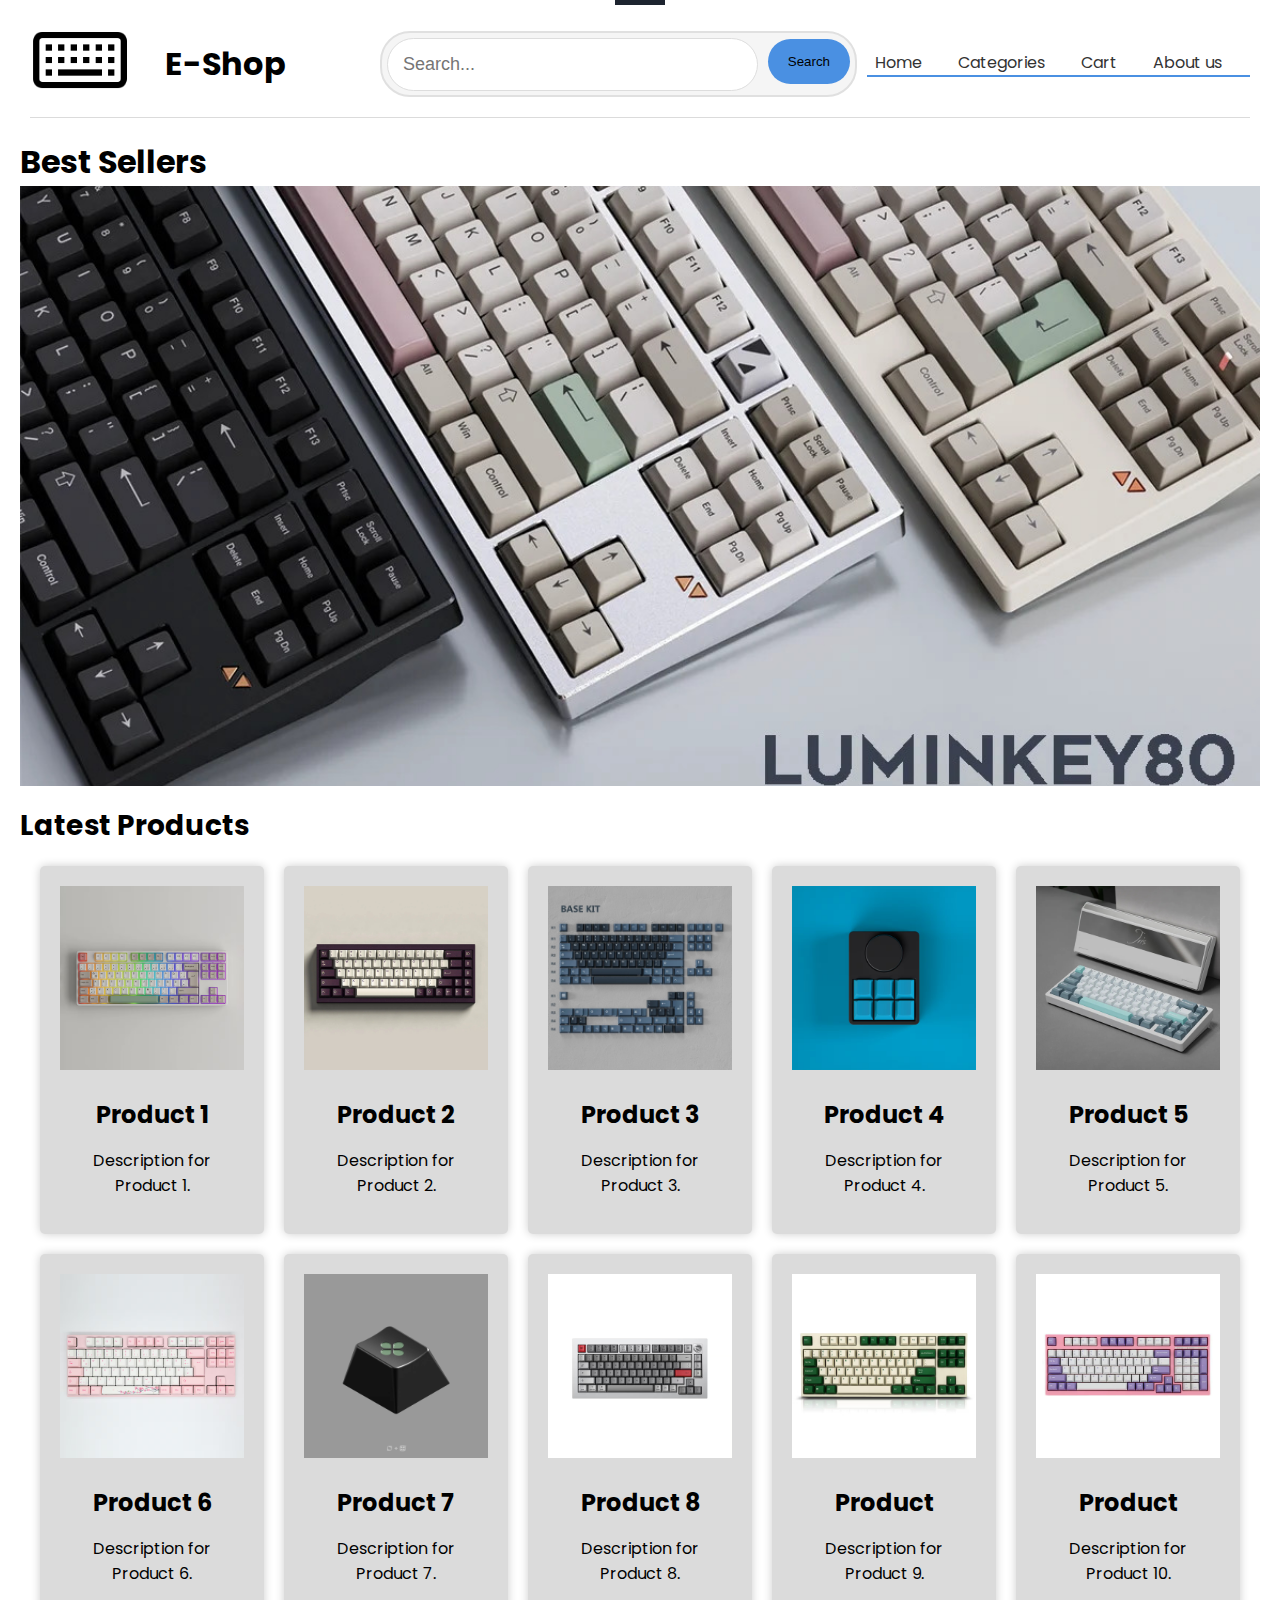
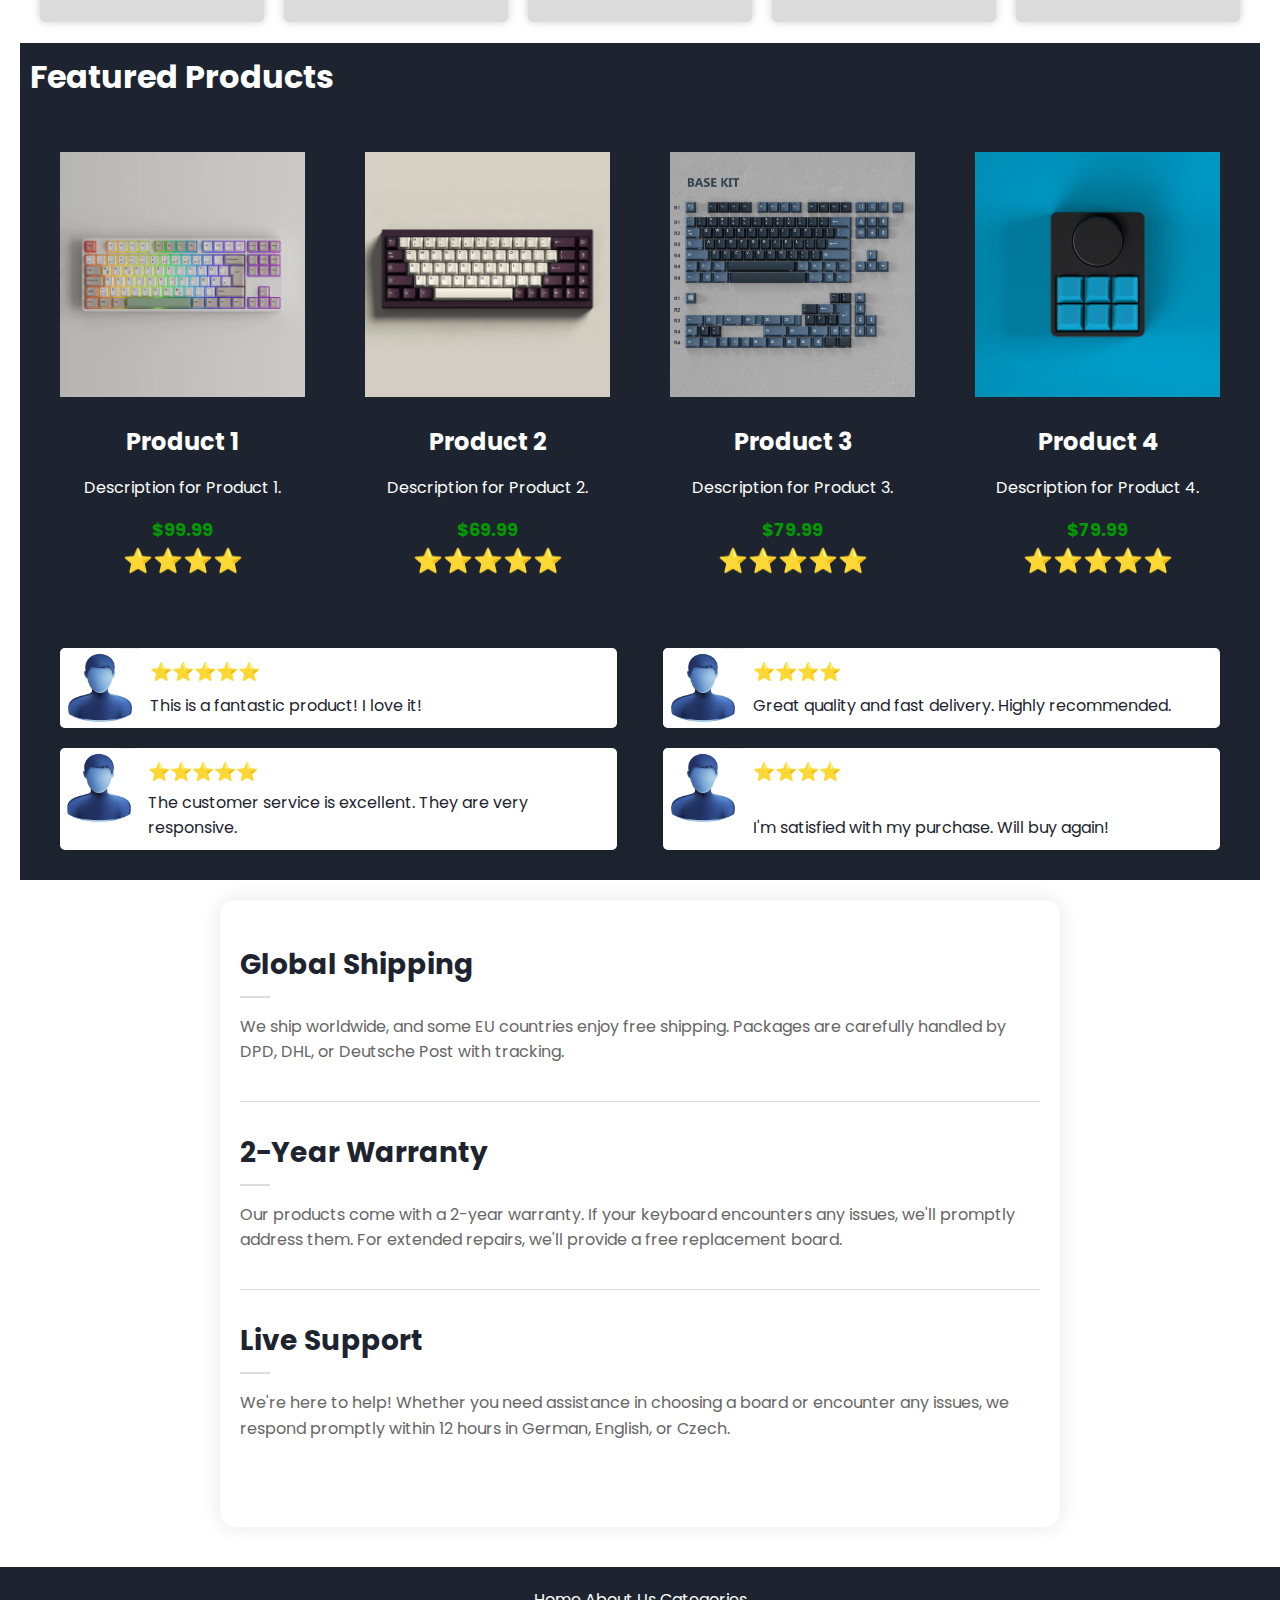
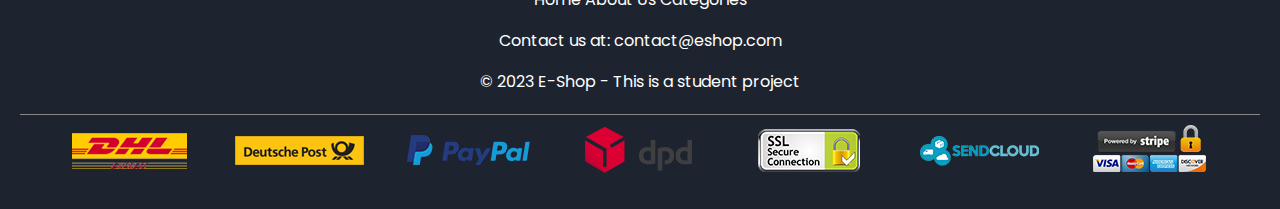
<file: index.HTML>
<!DOCTYPE html>
<html lang="en">
<head>
    <meta charset="UTF-8">
    <meta name="viewport" content="width=device-width, initial-scale=1.0">
    <link href="https://fonts.googleapis.com/css2?family=Poppins:wght@300;400;500&display=swap" rel="stylesheet">
    <link rel="stylesheet" href="styles1.css"> <!-- CSS styles -->
    <title>E-Shop</title>
</head>
<body>
    <header>
        <nav>
            <div class="logo">
                <img src="images/logoKeyboard1.png" alt="E-Shop Logo">
            </div>
            <div class="shop-name">
                <a href="index.HTML"><h1>E-Shop</h1> </a>
            </div>
            <div class="search-bar">
                <input type="text" placeholder="Search...">
                <button type="submit"><a href="simple_search-res.html">Search</a></button>
            </div>
            <div class="navbar-menu">
            <ul>
                <li><a href="index.HTML">Home</a></li>
                <li><a href="categories.html">Categories</a></li>
                <li><a href="shoppingcart.html">Cart</a></li>
                <li><a href="aboutus.html">About us</a></li>
            </ul>
            </div>
        </nav>
    </header>
    <main>
        <div class="slider">
            <h1 class="slider-heading">Best Sellers</h1>
            <div class="slides">
                <div class="slide" style="background-image: url('images/keyboard1.jpg'); animation-delay: 0s;"></div>
                <div class="slide" style="background-image: url('images/keyboard2.jpg'); animation-delay: 5s;"></div>
                <div class="slide" style="background-image: url('images/keyboard3.jpg'); animation-delay: 10s;"></div>
            </div>
        </div>
        <section class="products">
            <h1>Latest Products</h1>
            <section class="products-grid">
                <div class="product">
                    <a href="product_details.html">
                    <figure>
                        <img src="images/Prod1.jpg" alt="Product 1">
                    <figcaption>
                    <h3>Product 1</h3>
                    <p>Description for Product 1.</p>
                </figcaption>
                </figure>
                </a>
                </div>
                <div class="product">
                    <a href="product_details.html">
                    <figure>
                    <img src="images/prod2.jpg" alt="Product 2">
                    <figcaption>
                    <h3>Product 2</h3>
                    <p>Description for Product 2.</p>
                    </figcaption>
                    </figure>
                    </a>
                </div>
                <div class="product">
                    <a href="product_details.html">
                        <figure>
                    <img src="images/prod3.jpg" alt="Product 3">
                    <figcaption>
                    <h3>Product 3</h3>
                    <p>Description for Product 3.</p>
                </figcaption>
                        </figure>
                    </a>
                </div>
                <div class="product">
                    <a href="product_details.html">
                        <figure>
                    <img src="images/prod4.jpg" alt="Product 4">
                    <figcaption>
                    <h3>Product 4</h3>
                    <p>Description for Product 4.</p>
                </figcaption>
                        </figure>
                    </a>
                </div>
                <div class="product">
                    <a href="product_details.html">
                        <figure>
                        <img src="images/prod5.jpg" alt="Product 5">
                        <figcaption>
                        <h3>Product 5</h3>
                        <p>Description for Product 5.</p>
                    </figcaption>
                    </figure>
                    </a>
                </div>
                <div class="product">
                    <a href="product_details.html">
                        <figure>
                    <img src="images/prod6.jpg" alt="Product 6">
                    <figcaption>
                    <h3>Product 6</h3>
                    <p>Description for Product 6.</p>
                </figcaption>
                </figure>
                </a>
                </div>
                <div class="product">
                    <a href="product_details.html">
                        <figure>
                    <img src="images/prod7.jpg" alt="Product 7">
                    <figcaption>
                    <h3>Product 7</h3>
                    <p>Description for Product 7.</p>
                </figcaption>
                </figure>
                    </a>
                </div>
                <div class="product">
                    <a href="product_details.html">
                        <figure>
                    <img src="images/prod8.jpg" alt="Product 8">
                    <figcaption>
                    <h3>Product 8</h3>
                    <p>Description for Product 8.</p>
                </figcaption>
                </figure>
                    </a>
                </div>
                <div class="product">
                    <a href="product_details.html">
                        <figure>
                    <img src="images/prod9.jpg" alt="Product 9">
                    <figcaption>
                    <h3>Product</h3>
                    <p>Description for Product 9.</p>
                    </figcaption>
                </figure>
                </a>
                </div>
                <div class="product">
                    <a href="product_details.html">
                        <figure>
                    <img src="images/prod10.jpg" alt="Product 10">
                    <figcaption>
                    <h3>Product</h3>
                    <p>Description for Product 10.</p>
                    </figcaption>
                        </figure>
                    </a>
                </div>
            </section>
        </section>
        <section class="featured-products">
            <h1>Featured Products</h1>
            <section class="products-grid">
                <div class="product">
                    <a href="product_details.html">
                        <figure>
                    <img src="images/Prod1.jpg" alt="Product 1">
                    <figcaption>
                        <h3>Product 1</h3>
                    <p>Description for Product 1.</p>
                    <div class="price">$99.99</div>
                    <div class="star-reviews">⭐⭐⭐⭐</div>
                    </figcaption>
                    </figure>
                </a>

                </div>
                <div class="product">
                    <a href="product_details.html">
                        <figure>
                    <img src="images/prod2.jpg" alt="Product 2">
                    <figcaption>
                    <h3>Product 2</h3>
                    <p>Description for Product 2.</p>
                    <div class="price">$69.99</div>
                    <div class="star-reviews">⭐⭐⭐⭐⭐</div>
                </figcaption>
                        </figure>
                </a>
                </div>
                <div class="product">
                    <a href="product_details.html">
                        <figure>
                    <img src="images/prod3.jpg" alt="Product 3">
                    <figcaption>
                    <h3>Product 3</h3>
                    <p>Description for Product 3.</p>
                    <div class="price">$79.99</div>
                    <div class="star-reviews">⭐⭐⭐⭐⭐</div>
                </figcaption>
                </figure>
                </a>
                </div>
                <div class="product">
                    <a href="product_details.html">
                        <figure>
                    <img src="images/prod4.jpg" alt="Product 4">
                    <figcaption>
                    <h3>Product 4</h3>
                    <p>Description for Product 4.</p>
                    <div class="price">$79.99</div>
                    <div class="star-reviews">⭐⭐⭐⭐⭐</div>
                </figcaption>
                </figure>
                </a>
                </div>
            </section>
            <section class="comments-section">
                <div class="comment-box">
                    <div class="comment-photo">
                        <img src="images/UserIcon.jpeg" alt="Client 1">
                    </div>
                    <div class="comment-content">
                        <div class="comment-stars">⭐⭐⭐⭐⭐</div>
                        <p class="comment-text">This is a fantastic product! I love it!</p>
                    </div>
                </div>
                <div class="comment-box">
                    <div class="comment-photo">
                        <img src="images/UserIcon.jpeg" alt="Client 2">
                    </div>
                    <div class="comment-content">
                        <div class="comment-stars">⭐⭐⭐⭐</div>
                        <p class="comment-text">Great quality and fast delivery. Highly recommended.</p>
                    </div>
                </div>
                <div class="comment-box">
                    <div class="comment-photo">
                        <img src="images/UserIcon.jpeg" alt="Client 3">
                    </div>
                    <div class="comment-content">
                        <div class="comment-stars">⭐⭐⭐⭐⭐</div>
                        <p class="comment-text">The customer service is excellent. They are very responsive.</p>
                    </div>
                </div>
                <div class="comment-box">
                    <div class="comment-photo">
                        <img src="images/UserIcon.jpeg" alt="Client 4">
                    </div>
                    <div class="comment-content">
                        <div class="comment-stars">⭐⭐⭐⭐</div>
                        <p class="comment-text">I'm satisfied with my purchase. Will buy again!</p>
                    </div>
                </div>
            </section>
        </section>
        <div class="additional-info-container">
            <div class="info-section">
                <h2>Global Shipping</h2>
                <p>We ship worldwide, and some EU countries enjoy free shipping. Packages are carefully handled by DPD, DHL, or Deutsche Post with tracking.</p>
            </div>

            <div class="info-section">
                <h2>2-Year Warranty</h2>
                <p>Our products come with a 2-year warranty. If your keyboard encounters any issues, we'll promptly address them. For extended repairs, we'll provide a free replacement board.</p>
            </div>

            <div class="info-section">
                <h2>Live Support</h2>
                <p>We're here to help! Whether you need assistance in choosing a board or encounter any issues, we respond promptly within 12 hours in German, English, or Czech.</p>
            </div>
        </div>
    </main>
    <footer>
        <div class="footer-links">
            <a href="index.HTML">Home</a>
            <a href="aboutus.html">About Us</a>
            <a href="categories.html">Categories</a>
        </div>
        <p>Contact us at: contact@eshop.com</p>
        <p>&copy; 2023 E-Shop - This is a student project</p>
        <div class="logo-container">
            <img src="images/logo1.png" alt="DHL">
            <img src="images/logo2.png" alt="DeutchPost">
            <img src="images/logo3.png" alt="PayPal">
            <img src="images/logo4.png" alt="DPD">
            <img src="images/logo5.png" alt="SSL">
            <img src="images/logo6.png" alt="SendCloud">
            <img src="images/logo7.png" alt="Visa,Mastercard">
        </div>
    </footer>
</body>
</html>
</file>
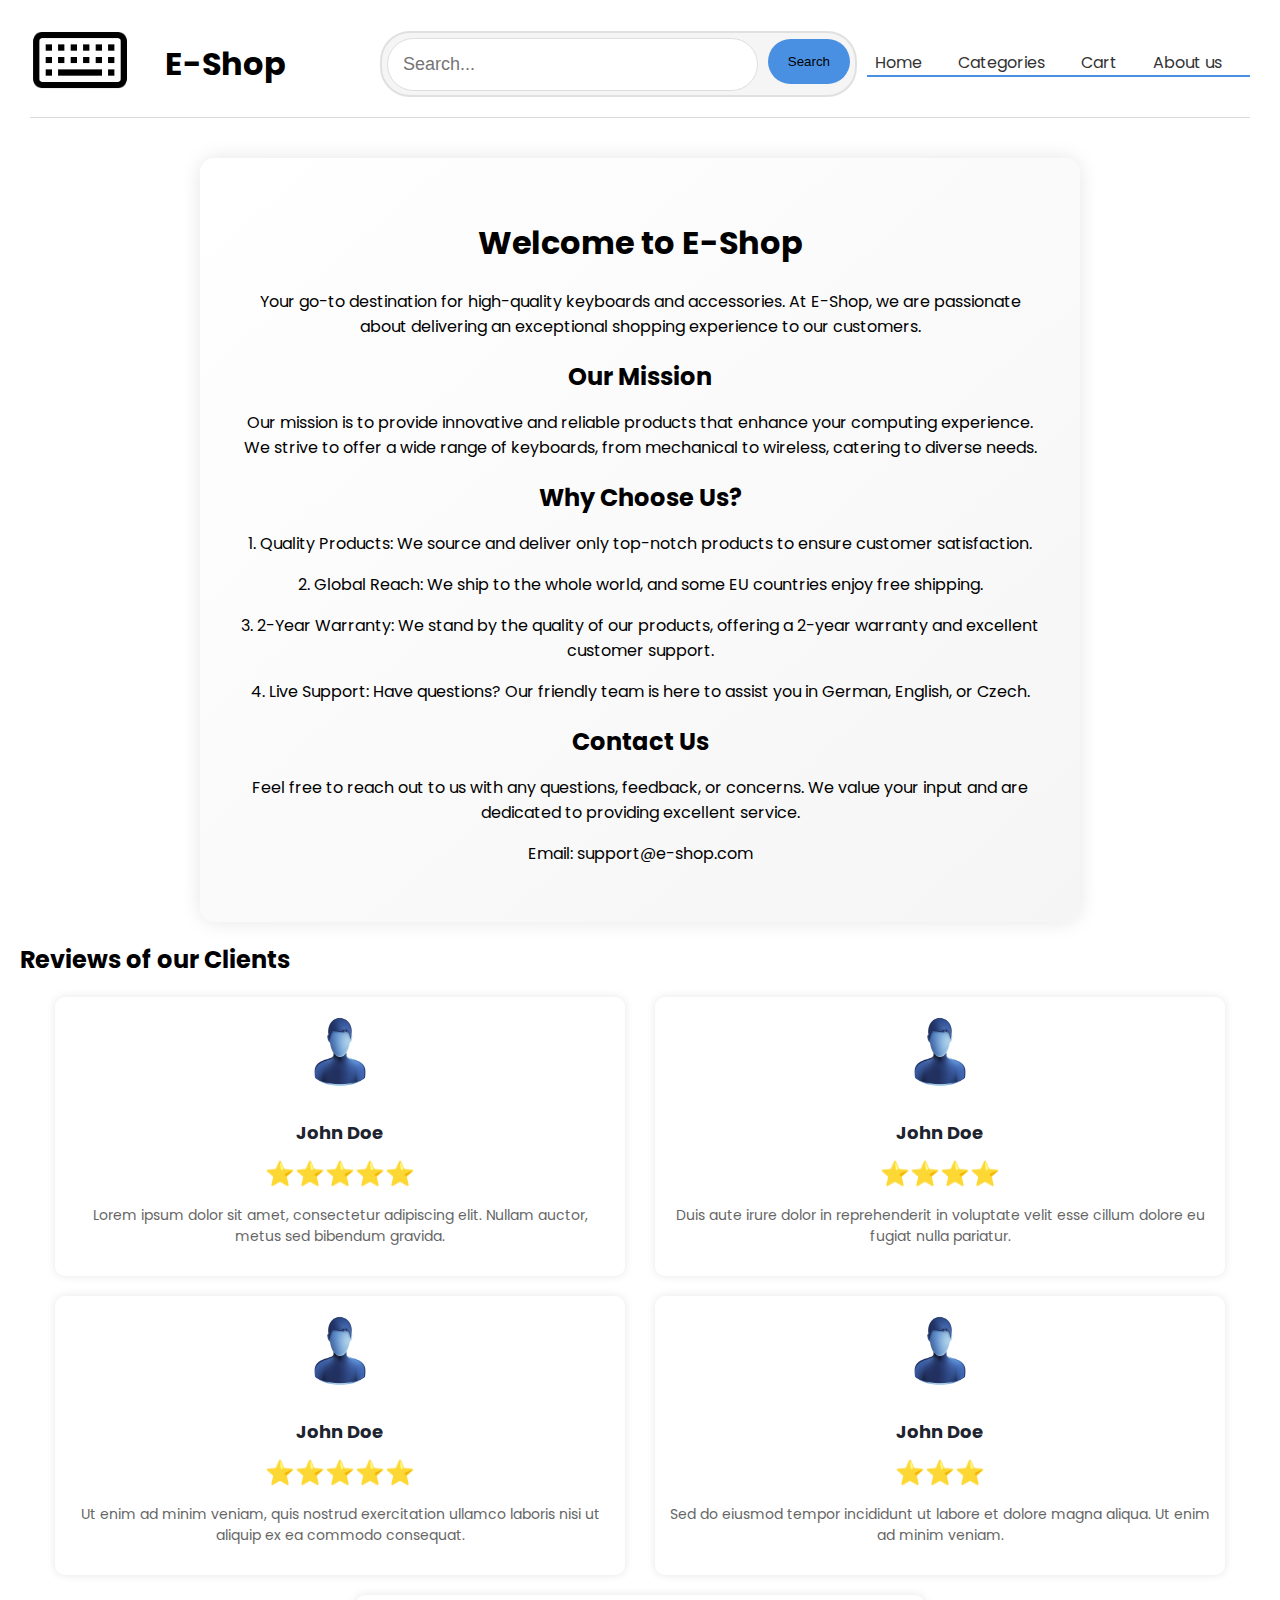
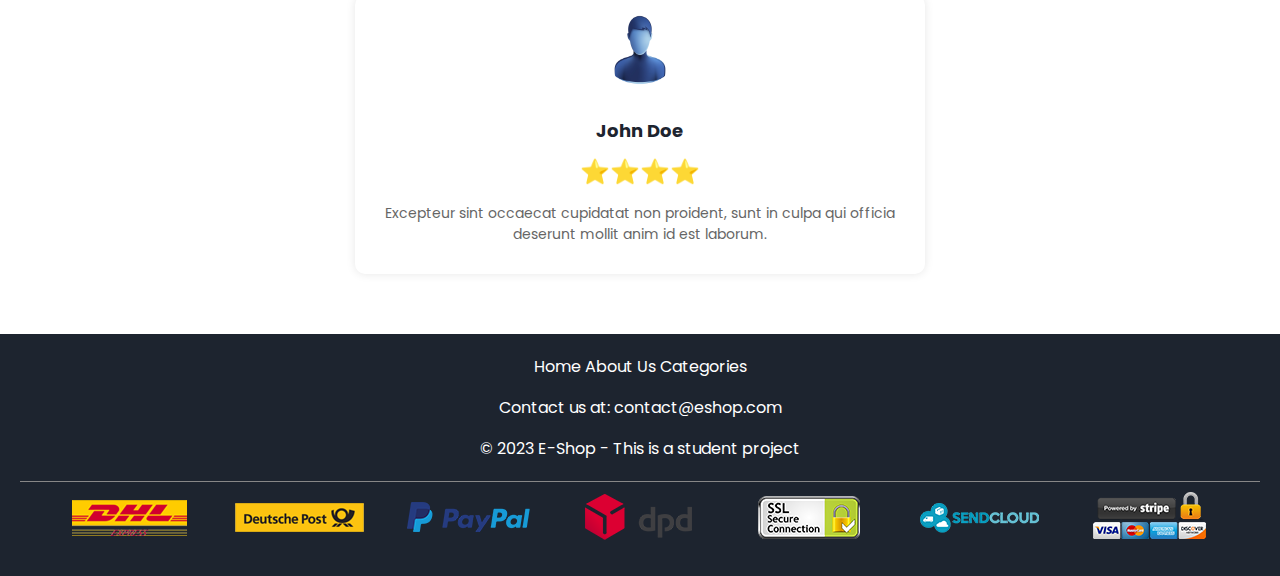
<file: aboutus.html>
<!DOCTYPE html>
<html lang="en">
<head>
    <meta charset="UTF-8">
    <meta name="viewport" content="width=device-width, initial-scale=1.0">
    <link href="https://fonts.googleapis.com/css2?family=Poppins:wght@300;400;500&display=swap" rel="stylesheet">
    <link rel="stylesheet" href="styles1.css"> <!-- CSS styles -->
    <title>E-Shop</title>
</head>
<body class="about-us">
    <header>
        <nav>
            <div class="logo">
                <img src="images/logoKeyboard1.png" alt="E-Shop Logo">
            </div>
            <div class="shop-name">
                <a href="index.HTML"><h1>E-Shop</h1> </a>
            </div>
            <div class="search-bar">
                <input type="text" placeholder="Search...">
                <button type="submit"><a href="simple_search-res.html">Search</a></button>
            </div>
            <div class="navbar-menu">
            <ul>
                <li><a href="index.HTML">Home</a></li>
                <li><a href="categories.html">Categories</a></li>
                <li><a href="shoppingcart.html">Cart</a></li>
                <li><a href="aboutus.html">About us</a></li>
            </ul>
            </div>
        </nav>
    </header>
	<main>
		<div class="about-us-container">
			<div class="about-us-content">
			<h1>Welcome to E-Shop</h1>
			<p>Your go-to destination for high-quality keyboards and accessories. At E-Shop, we are passionate about delivering an exceptional shopping experience to our customers.</p>
			<h2>Our Mission</h2>
			<p>Our mission is to provide innovative and reliable products that enhance your computing experience. We strive to offer a wide range of keyboards, from mechanical to wireless, catering to diverse needs.</p>
			<h2>Why Choose Us?</h2>
			<p>1. Quality Products: We source and deliver only top-notch products to ensure customer satisfaction.</p>
			<p>2. Global Reach: We ship to the whole world, and some EU countries enjoy free shipping.</p>
			<p>3. 2-Year Warranty: We stand by the quality of our products, offering a 2-year warranty and excellent customer support.</p>
			<p>4. Live Support: Have questions? Our friendly team is here to assist you in German, English, or Czech.</p>
			<h2>Contact Us</h2>
			<p>Feel free to reach out to us with any questions, feedback, or concerns. We value your input and are dedicated to providing excellent service.</p>
			<p>Email: support@e-shop.com</p>
			</div>
		</div>
        <h2>Reviews of our Clients</h2>
        <section class="reviews-container">
            <div class="review">
                <img src="images/UserIcon.jpeg" alt="User 1">
                <div class="review-content">
                    <h2>John Doe</h2>
                    <p class="rating">⭐⭐⭐⭐⭐</p>
                    <p class="comment">Lorem ipsum dolor sit amet, consectetur adipiscing elit. Nullam auctor, metus sed bibendum gravida.</p>
                </div>
            </div>

            <div class="review">
                <img src="images/UserIcon.jpeg" alt="User 2">
                <div class="review-content">
                    <h2>John Doe</h2>
                    <p class="rating">⭐⭐⭐⭐</p>
                    <p class="comment">Duis aute irure dolor in reprehenderit in voluptate velit esse cillum dolore eu fugiat nulla pariatur.</p>
                </div>
            </div>

            <div class="review">
                <img src="images/UserIcon.jpeg" alt="User 3">
                <div class="review-content">
                    <h2>John Doe</h2>
                    <p class="rating">⭐⭐⭐⭐⭐</p>
                    <p class="comment">Ut enim ad minim veniam, quis nostrud exercitation ullamco laboris nisi ut aliquip ex ea commodo consequat.</p>
                </div>
            </div>

            <div class="review">
                <img src="images/UserIcon.jpeg" alt="User 4">
                <div class="review-content">
                    <h2>John Doe</h2>
                    <p class="rating">⭐⭐⭐</p>
                    <p class="comment">Sed do eiusmod tempor incididunt ut labore et dolore magna aliqua. Ut enim ad minim veniam.</p>
                </div>
            </div>

            <div class="review">
                <img src="images/UserIcon.jpeg" alt="User 5">
                <div class="review-content">
                    <h2>John Doe</h2>
                    <p class="rating">⭐⭐⭐⭐</p>
                    <p class="comment">Excepteur sint occaecat cupidatat non proident, sunt in culpa qui officia deserunt mollit anim id est laborum.</p>
                </div>
            </div>
        </section>
	</main>
    <footer>
        <div class="footer-links">
            <a href="index.HTML">Home</a>
            <a href="aboutus.html">About Us</a>
            <a href="categories.html">Categories</a>
        </div>
        <p>Contact us at: contact@eshop.com</p>
        <p>&copy; 2023 E-Shop - This is a student project</p>
        <div class="logo-container">
            <img src="images/logo1.png" alt="DHL">
            <img src="images/logo2.png" alt="DeutchPost">
            <img src="images/logo3.png" alt="PayPal">
            <img src="images/logo4.png" alt="DPD">
            <img src="images/logo5.png" alt="SSL">
            <img src="images/logo6.png" alt="SendCloud">
            <img src="images/logo7.png" alt="Visa,Mastercard">
        </div>
    </footer>
</body>
</html>
</file>
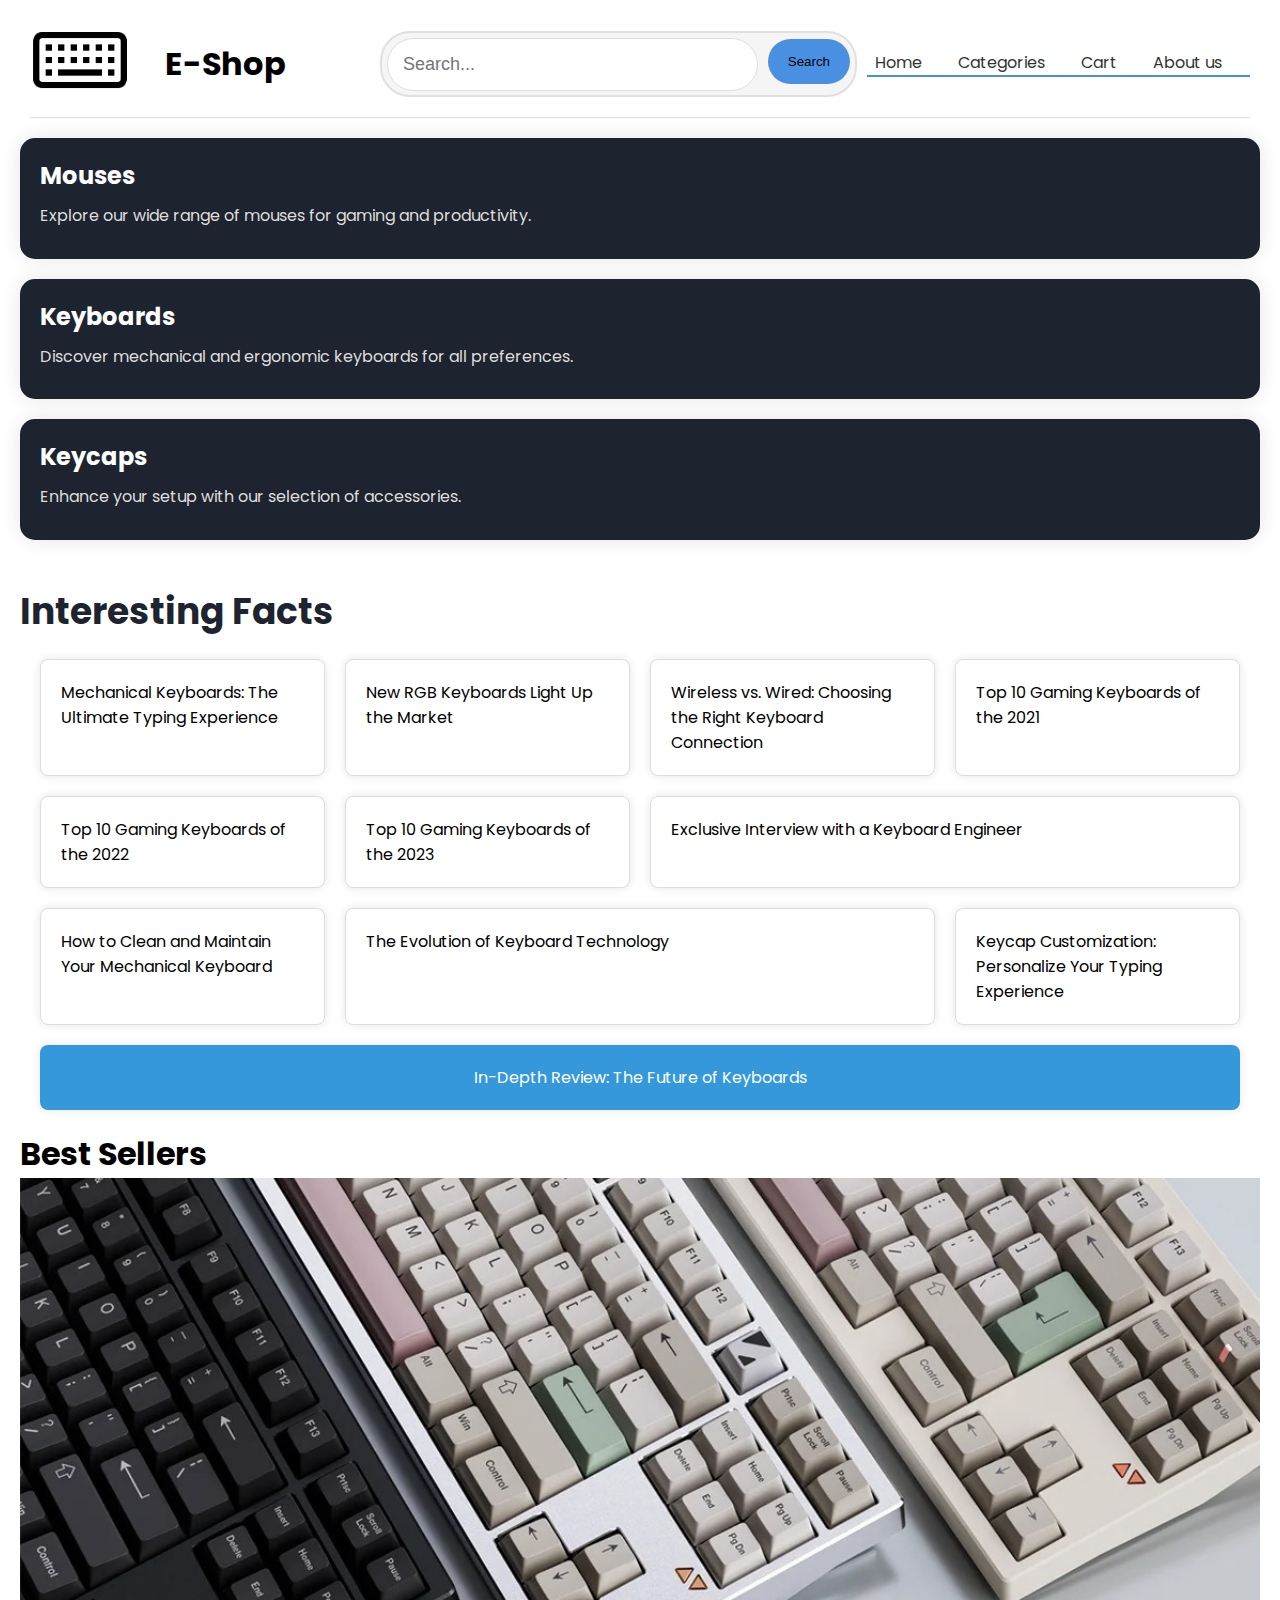
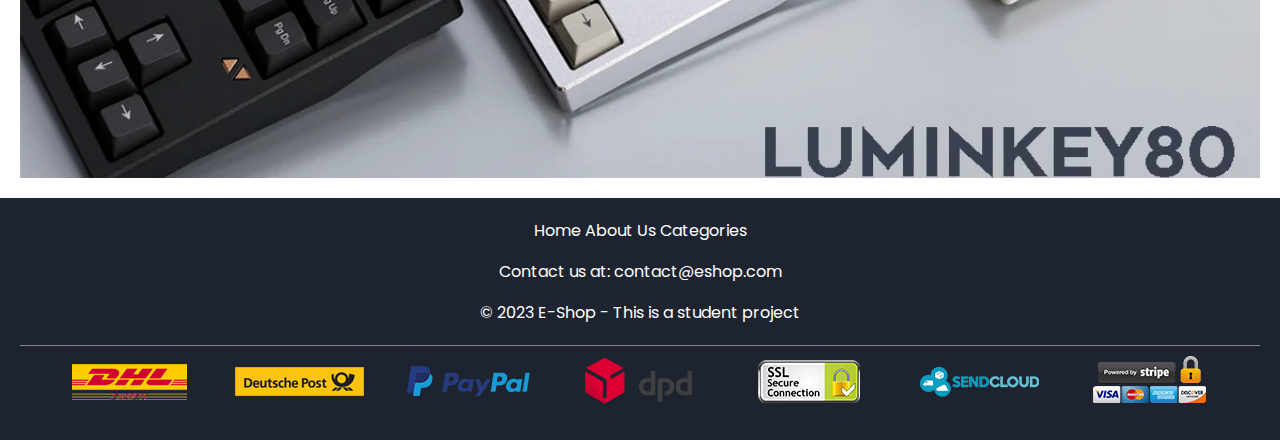
<file: categories.html>
<!DOCTYPE html>
<html lang="en">
<head>
    <meta charset="UTF-8">
    <meta name="viewport" content="width=device-width, initial-scale=1.0">
    <link href="https://fonts.googleapis.com/css2?family=Poppins:wght@300;400;500&display=swap" rel="stylesheet">
    <link rel="stylesheet" href="styles1.css"> <!-- CSS styles -->
    <title>E-Shop</title>
</head>
<body>
	<header>
        <nav>
            <div class="logo">
                <img src="images/logoKeyboard1.png" alt="E-Shop Logo">
            </div>
            <div class="shop-name">
                <a href="index.HTML"><h1>E-Shop</h1> </a>
            </div>
            <div class="search-bar">
                <input type="text" placeholder="Search...">
                <button type="submit"><a href="simple_search-res.html">Search</a></button>
            </div>
            <div class="navbar-menu">
            <ul>
                <li><a href="index.HTML">Home</a></li>
                <li><a href="categories.html">Categories</a></li>
                <li><a href="shoppingcart.html">Cart</a></li>
                <li><a href="aboutus.html">About us</a></li>
            </ul>
            </div>
        </nav>
    </header>
    <main>
        <div class="categories-grid">
            <div class="category">
                <a href="mouse-category.html">
                    <h3>Mouses</h3>
                    <p>Explore our wide range of mouses for gaming and productivity.</p>
                </a>
            </div>
            <div class="category">
                <a href="keyboards-category.html">
                    <h3>Keyboards</h3>
                    <p>Discover mechanical and ergonomic keyboards for all preferences.</p>
                </a>
            </div>
            <div class="category">
                <a href="keycaps-category.html">
                    <h3>Keycaps</h3>
                    <p>Enhance your setup with our selection of accessories.</p>
                </a>
            </div>
        </div>
        <h1 class="prod-category">Interesting Facts</h1>
        <div class="news-grid">
            <div class="news-item">Mechanical Keyboards: The Ultimate Typing Experience</div>
            <div class="news-item">New RGB Keyboards Light Up the Market</div>
            <div class="news-item">Wireless vs. Wired: Choosing the Right Keyboard Connection</div>
            <div class="news-item">Top 10 Gaming Keyboards of the 2021</div>
            <div class="news-item">Top 10 Gaming Keyboards of the 2022</div>
            <div class="news-item">Top 10 Gaming Keyboards of the 2023</div>
            <div class="news-item span-two">Exclusive Interview with a Keyboard Engineer</div>
            <div class="news-item">How to Clean and Maintain Your Mechanical Keyboard</div>
            <div class="news-item span-two">The Evolution of Keyboard Technology</div>
            <div class="news-item">Keycap Customization: Personalize Your Typing Experience</div>
            <div class="complex-item">In-Depth Review: The Future of Keyboards</div>
        </div>
        <div class="slider">
            <h1 class="slider-heading">Best Sellers</h1>
            <div class="slides">
                <div class="slide" style="background-image: url('images/keyboard1.jpg'); animation-delay: 0s;"></div>
                <div class="slide" style="background-image: url('images/keyboard2.jpg'); animation-delay: 5s;"></div>
                <div class="slide" style="background-image: url('images/keyboard3.jpg'); animation-delay: 10s;"></div>
            </div>
        </div>
    </main>
    <footer>
        <div class="footer-links">
            <a href="index.HTML">Home</a>
            <a href="aboutus.html">About Us</a>
            <a href="categories.html">Categories</a>
        </div>
        <p>Contact us at: contact@eshop.com</p>
        <p>&copy; 2023 E-Shop - This is a student project</p>
        <div class="logo-container">
            <img src="images/logo1.png" alt="DHL">
            <img src="images/logo2.png" alt="DeutchPost">
            <img src="images/logo3.png" alt="PayPal">
            <img src="images/logo4.png" alt="DPD">
            <img src="images/logo5.png" alt="SSL">
            <img src="images/logo6.png" alt="SendCloud">
            <img src="images/logo7.png" alt="Visa,Mastercard">
        </div>
    </footer>
</body>
</html>
</file>
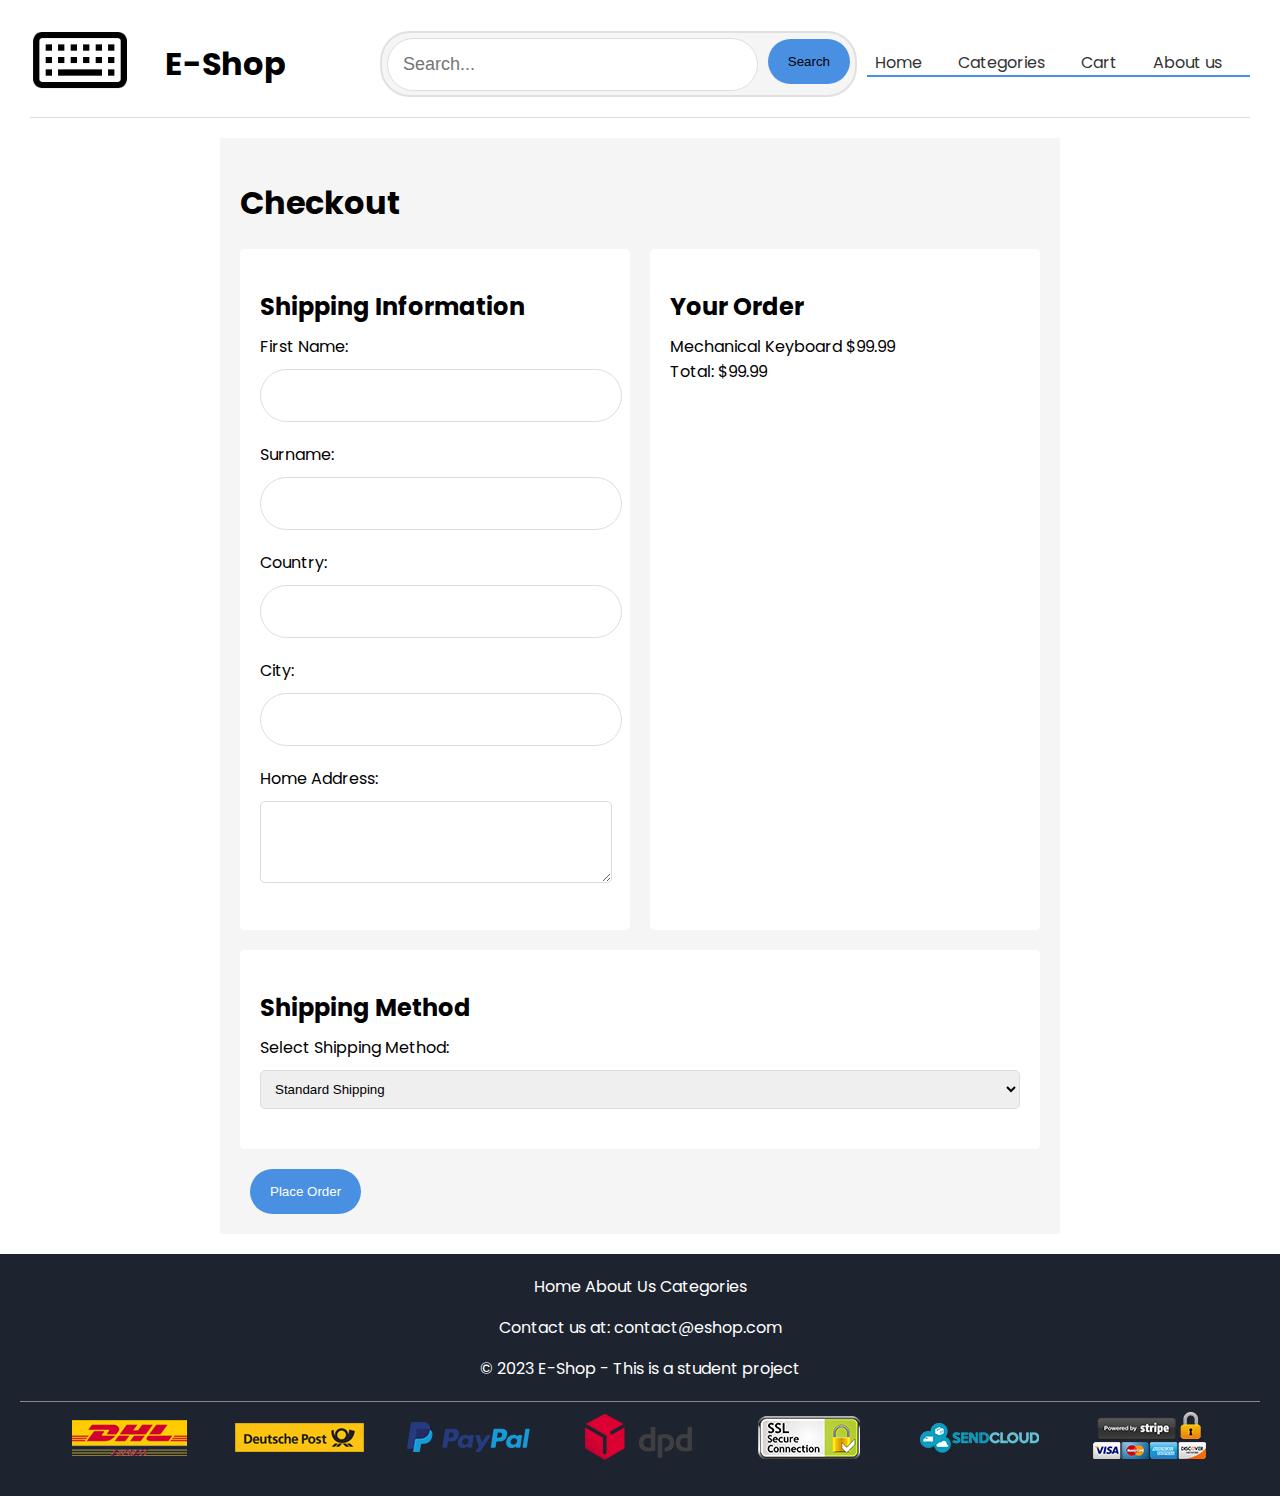
<file: checkout.html>
<!DOCTYPE html>
<html lang="en">
<head>
    <meta charset="UTF-8">
    <meta name="viewport" content="width=device-width, initial-scale=1.0">
    <link href="https://fonts.googleapis.com/css2?family=Poppins:wght@300;400;500&display=swap" rel="stylesheet">
    <link rel="stylesheet" href="styles1.css"> <!-- CSS styles -->
    <title>E-Shop</title>
</head>
<body>
    <header>
        <nav>
            <div class="logo">
                <img src="images/logoKeyboard1.png" alt="E-Shop Logo">
            </div>
            <div class="shop-name">
                <a href="index.HTML"><h1>E-Shop</h1> </a>
            </div>
            <div class="search-bar">
                <input type="text" placeholder="Search...">
                <button type="submit"><a href="simple_search-res.html">Search</a></button>
            </div>
            <div class="navbar-menu">
            <ul>
                <li><a href="index.HTML">Home</a></li>
                <li><a href="categories.html">Categories</a></li>
                <li><a href="shoppingcart.html">Cart</a></li>
                <li><a href="aboutus.html">About us</a></li>
            </ul>
            </div>
        </nav>
    </header>
	<main class="checkout-container">
		<h1>Checkout</h1>
		<form action="#" method="post" class="checkout-form">
			<div class="shipping-info">
				<h2>Shipping Information</h2>
				<div class="form-group">
					<label for="first-name">First Name:</label>
					<input type="text" id="first-name" name="first-name" required>
				</div>
				<div class="form-group">
					<label for="surname">Surname:</label>
					<input type="text" id="surname" name="surname" required>
				</div>
				<div class="form-group">
					<label for="country">Country:</label>
					<input type="text" id="country" name="country" required>
				</div>
				<div class="form-group">
					<label for="city">City:</label>
					<input type="text" id="city" name="city" required>
				</div>
				<div class="form-group">
					<label for="address">Home Address:</label>
					<textarea id="address" name="address" rows="4" required></textarea>
				</div>
			</div>
			<div class="your-order">
				<h2>Your Order</h2>
				<div class="order-item">
					<span>Mechanical Keyboard</span>
					<span>$99.99</span>
				</div>
				<div class="order-total">
					<span>Total:</span>
					<span>$99.99</span>
				</div>
			</div>
			</form>
			<div class="shipping-method">
				<h2>Shipping Method</h2>
				<div class="form-group">
					<label for="shipping-method">Select Shipping Method:</label>
					<select id="shipping-method" name="shipping-method" required>
						<option>Standard Shipping</option>
						<option>Express Shipping</option>
						<option>Pick up from the store</option>
					</select>
				</div>
			</div>
			<button type="submit">Place Order</button>
	</main>
    <footer>
		<div class="footer-links">
			<a href="index.HTML">Home</a>
			<a href="aboutus.html">About Us</a>
			<a href="categories.html">Categories</a>
        </div>
        <p>Contact us at: contact@eshop.com</p>
        <p>&copy; 2023 E-Shop - This is a student project</p>
        <div class="logo-container">
            <img src="images/logo1.png" alt="DHL">
            <img src="images/logo2.png" alt="DeutchPost">
            <img src="images/logo3.png" alt="PayPal">
            <img src="images/logo4.png" alt="DPD">
            <img src="images/logo5.png" alt="SSL">
            <img src="images/logo6.png" alt="SendCloud">
            <img src="images/logo7.png" alt="Visa,Mastercard">
        </div>
    </footer>
</body>
</html>
</file>
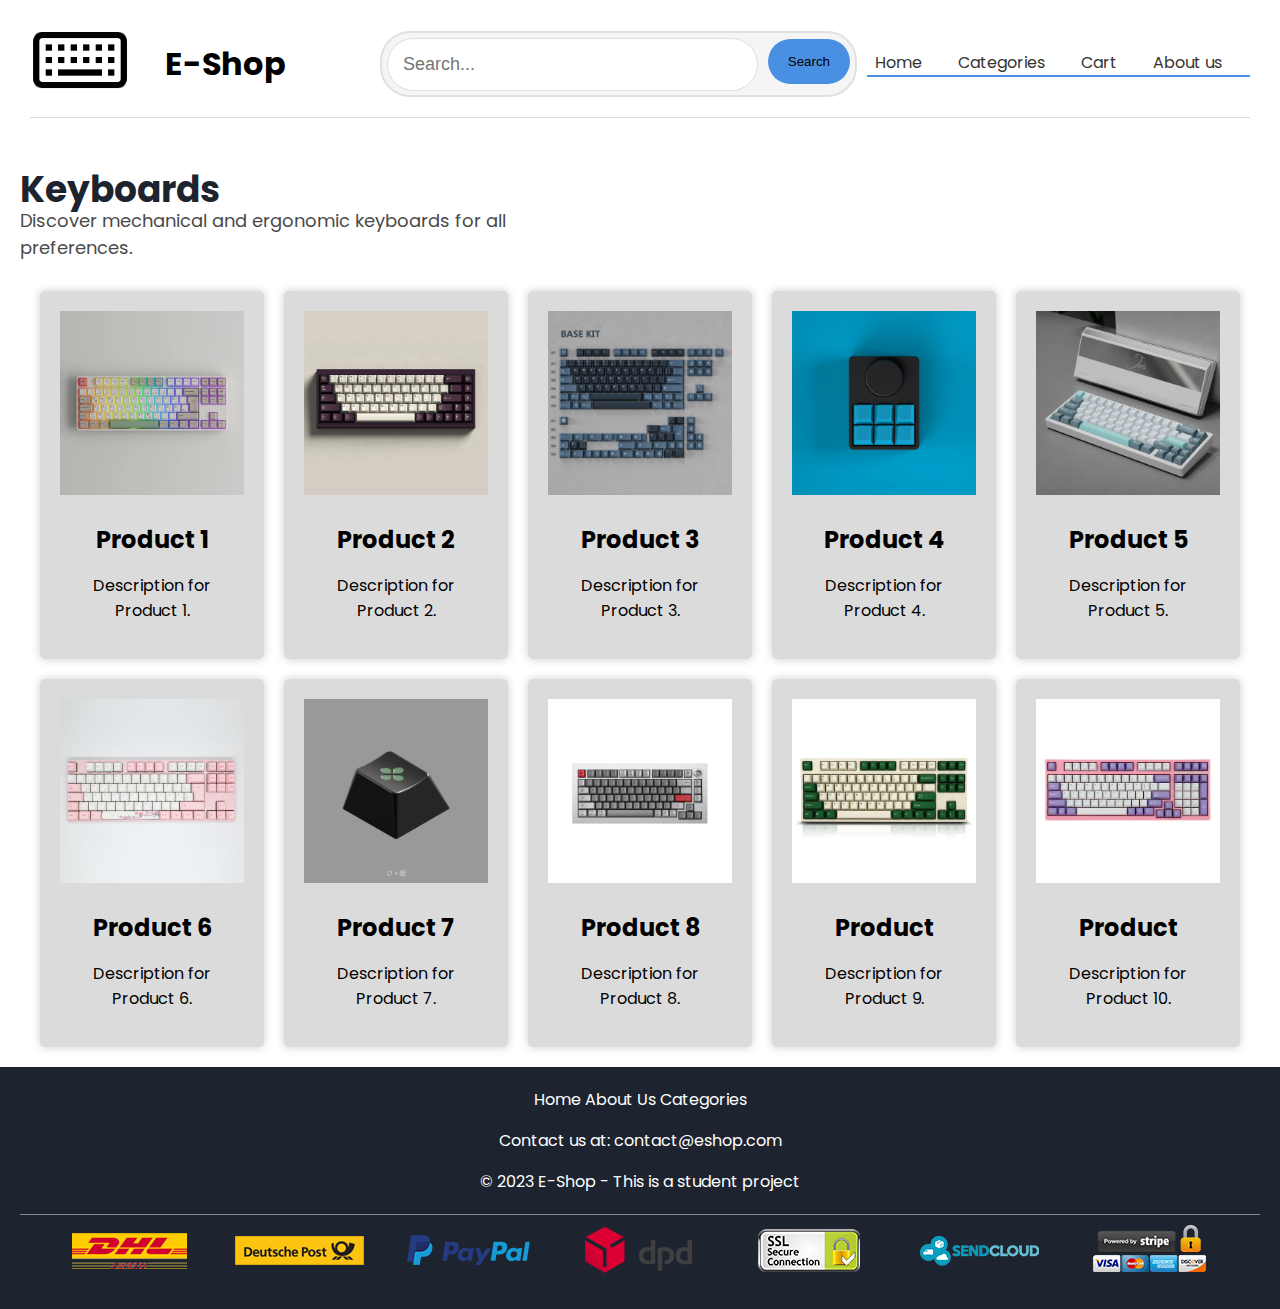
<file: keyboards-category.html>
<!DOCTYPE html>
<html lang="en">
<head>
    <meta charset="UTF-8">
    <meta name="viewport" content="width=device-width, initial-scale=1.0">
    <link href="https://fonts.googleapis.com/css2?family=Poppins:wght@300;400;500&display=swap" rel="stylesheet">
    <link rel="stylesheet" href="styles1.css"> <!-- CSS styles -->
    <title>E-Shop</title>
</head>
<body>
	<header>
        <nav>
            <div class="logo">
                <img src="images/logoKeyboard1.png" alt="E-Shop Logo">
            </div>
            <div class="shop-name">
                <a href="index.HTML"><h1>E-Shop</h1> </a>
            </div>
            <div class="search-bar">
                <input type="text" placeholder="Search...">
                <button type="submit"><a href="simple_search-res.html">Search</a></button>
            </div>
            <div class="navbar-menu">
            <ul>
                <li><a href="index.HTML">Home</a></li>
                <li><a href="categories.html">Categories</a></li>
                <li><a href="shoppingcart.html">Cart</a></li>
                <li><a href="aboutus.html">About us</a></li>
            </ul>
            </div>
        </nav>
    </header>
    <main>
		<h1 class="prod-category">Keyboards</h1>
		<p class="description">Discover mechanical and ergonomic keyboards for all preferences.</p>
            <section class="products-grid">
                <div class="product">
                    <a href="product_details.html">
                    <figure>
                        <img src="images/Prod1.jpg" alt="Product 1">
                    <figcaption>
                    <h3>Product 1</h3>
                    <p>Description for Product 1.</p>
                </figcaption>
                </figure>
                </a>
                </div>
                <div class="product">
                    <a href="product_details.html">
                    <figure>
                    <img src="images/prod2.jpg" alt="Product 2">
                    <figcaption>
                    <h3>Product 2</h3>
                    <p>Description for Product 2.</p>
                    </figcaption>
                    </figure>
                    </a>
                </div>
                <div class="product">
                    <a href="product_details.html">
                        <figure>
                    <img src="images/prod3.jpg" alt="Product 3">
                    <figcaption>
                    <h3>Product 3</h3>
                    <p>Description for Product 3.</p>
                </figcaption>
                        </figure>
                    </a>
                </div>
                <div class="product">
                    <a href="product_details.html">
                        <figure>
                    <img src="images/prod4.jpg" alt="Product 4">
                    <figcaption>
                    <h3>Product 4</h3>
                    <p>Description for Product 4.</p>
                </figcaption>
                        </figure>
                    </a>
                </div>
                <div class="product">
                    <a href="product_details.html">
                        <figure>
                        <img src="images/prod5.jpg" alt="Product 5">
                        <figcaption>
                        <h3>Product 5</h3>
                        <p>Description for Product 5.</p>
                    </figcaption>
                    </figure>
                    </a>
                </div>
                <div class="product">
                    <a href="product_details.html">
                        <figure>
                    <img src="images/prod6.jpg" alt="Product 6">
                    <figcaption>
                    <h3>Product 6</h3>
                    <p>Description for Product 6.</p>
                </figcaption>
                </figure>
                </a>
                </div>
                <div class="product">
                    <a href="product_details.html">
                        <figure>
                    <img src="images/prod7.jpg" alt="Product 7">
                    <figcaption>
                    <h3>Product 7</h3>
                    <p>Description for Product 7.</p>
                </figcaption>
                </figure>
                    </a>
                </div>
                <div class="product">
                    <a href="product_details.html">
                        <figure>
                    <img src="images/prod8.jpg" alt="Product 8">
                    <figcaption>
                    <h3>Product 8</h3>
                    <p>Description for Product 8.</p>
                </figcaption>
                </figure>
                    </a>
                </div>
                <div class="product">
                    <a href="product_details.html">
                        <figure>
                    <img src="images/prod9.jpg" alt="Product 9">
                    <figcaption>
                    <h3>Product</h3>
                    <p>Description for Product 9.</p>
                    </figcaption>
                </figure>
                </a>
                </div>
                <div class="product">
                    <a href="product_details.html">
                        <figure>
                    <img src="images/prod10.jpg" alt="Product 10">
                    <figcaption>
                    <h3>Product</h3>
                    <p>Description for Product 10.</p>
                    </figcaption>
                        </figure>
                    </a>
                </div>
        </section>
    </main>
    <footer>
		<div class="footer-links">
			<a href="index.HTML">Home</a>
			<a href="aboutus.html">About Us</a>
			<a href="categories.html">Categories</a>
        </div>
        <p>Contact us at: contact@eshop.com</p>
        <p>&copy; 2023 E-Shop - This is a student project</p>
        <div class="logo-container">
            <img src="images/logo1.png" alt="DHL">
            <img src="images/logo2.png" alt="DeutchPost">
            <img src="images/logo3.png" alt="PayPal">
            <img src="images/logo4.png" alt="DPD">
            <img src="images/logo5.png" alt="SSL">
            <img src="images/logo6.png" alt="SendCloud">
            <img src="images/logo7.png" alt="Visa,Mastercard">
        </div>
    </footer>
</body>
</html>
</file>
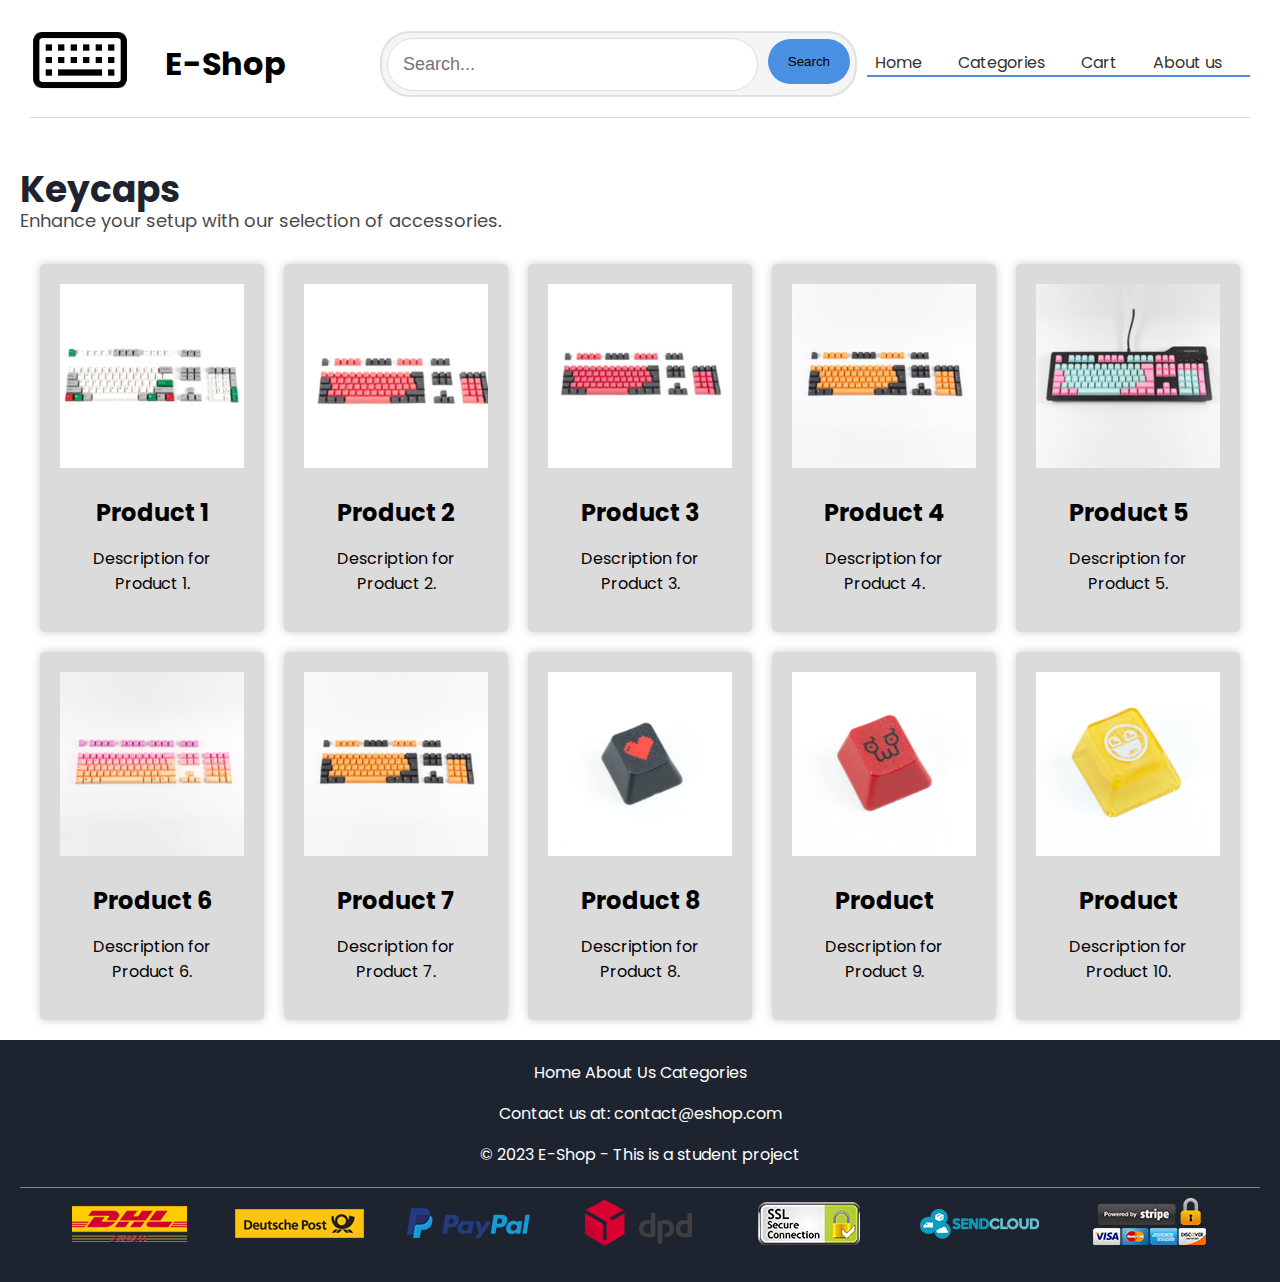
<file: keycaps-category.html>
<!DOCTYPE html>
<html lang="en">
<head>
    <meta charset="UTF-8">
    <meta name="viewport" content="width=device-width, initial-scale=1.0">
    <link href="https://fonts.googleapis.com/css2?family=Poppins:wght@300;400;500&display=swap" rel="stylesheet">
    <link rel="stylesheet" href="styles1.css"> <!-- CSS styles -->
    <title>E-Shop</title>
</head>
<body>
	<header>
        <nav>
            <div class="logo">
                <img src="images/logoKeyboard1.png" alt="E-Shop Logo">
            </div>
            <div class="shop-name">
                <a href="index.HTML"><h1>E-Shop</h1> </a>
            </div>
            <div class="search-bar">
                <input type="text" placeholder="Search...">
                <button type="submit"><a href="simple_search-res.html">Search</a></button>
            </div>
            <div class="navbar-menu">
            <ul>
                <li><a href="index.HTML">Home</a></li>
                <li><a href="categories.html">Categories</a></li>
                <li><a href="shoppingcart.html">Cart</a></li>
                <li><a href="aboutus.html">About us</a></li>
            </ul>
            </div>
        </nav>
    </header>
    <main>
		<h1 class="prod-category">Keycaps</h1>
		<p class="description">Enhance your setup with our selection of accessories.</p>
            <section class="products-grid">
                <div class="product">
                    <a href="product_details.html">
                    <figure>
                        <img src="images/key1.jpg" alt="Product 1">
                    <figcaption>
                    <h3>Product 1</h3>
                    <p>Description for Product 1.</p>
                </figcaption>
                </figure>
                </a>
                </div>
                <div class="product">
                    <a href="product_details.html">
                    <figure>
                    <img src="images/key2.jpg" alt="Product 2">
                    <figcaption>
                    <h3>Product 2</h3>
                    <p>Description for Product 2.</p>
                    </figcaption>
                    </figure>
                    </a>
                </div>
                <div class="product">
                    <a href="product_details.html">
                        <figure>
                    <img src="images/key3.jpg" alt="Product 3">
                    <figcaption>
                    <h3>Product 3</h3>
                    <p>Description for Product 3.</p>
                </figcaption>
                        </figure>
                    </a>
                </div>
                <div class="product">
                    <a href="product_details.html">
                        <figure>
                    <img src="images/key4.jpg" alt="Product 4">
                    <figcaption>
                    <h3>Product 4</h3>
                    <p>Description for Product 4.</p>
                </figcaption>
                        </figure>
                    </a>
                </div>
                <div class="product">
                    <a href="product_details.html">
                        <figure>
                        <img src="images/key5.jpg" alt="Product 5">
                        <figcaption>
                        <h3>Product 5</h3>
                        <p>Description for Product 5.</p>
                    </figcaption>
                    </figure>
                    </a>
                </div>
                <div class="product">
                    <a href="product_details.html">
                        <figure>
                    <img src="images/key6.jpg" alt="Product 6">
                    <figcaption>
                    <h3>Product 6</h3>
                    <p>Description for Product 6.</p>
                </figcaption>
                </figure>
                </a>
                </div>
                <div class="product">
                    <a href="product_details.html">
                        <figure>
                    <img src="images/key7.jpg" alt="Product 7">
                    <figcaption>
                    <h3>Product 7</h3>
                    <p>Description for Product 7.</p>
                </figcaption>
                </figure>
                    </a>
                </div>
                <div class="product">
                    <a href="product_details.html">
                        <figure>
                    <img src="images/key8.jpg" alt="Product 8">
                    <figcaption>
                    <h3>Product 8</h3>
                    <p>Description for Product 8.</p>
                </figcaption>
                </figure>
                    </a>
                </div>
                <div class="product">
                    <a href="product_details.html">
                        <figure>
                    <img src="images/key9.jpg" alt="Product 9">
                    <figcaption>
                    <h3>Product</h3>
                    <p>Description for Product 9.</p>
                    </figcaption>
                </figure>
                </a>
                </div>
                <div class="product">
                    <a href="product_details.html">
                        <figure>
                    <img src="images/key10.jpg" alt="Product 10">
                    <figcaption>
                    <h3>Product</h3>
                    <p>Description for Product 10.</p>
                    </figcaption>
                        </figure>
                    </a>
                </div>
        </section>
    </main>
    <footer>
		<div class="footer-links">
			<a href="index.HTML">Home</a>
			<a href="aboutus.html">About Us</a>
			<a href="categories.html">Categories</a>
        </div>
        <p>Contact us at: contact@eshop.com</p>
        <p>&copy; 2023 E-Shop - This is a student project</p>
        <div class="logo-container">
            <img src="images/logo1.png" alt="DHL">
            <img src="images/logo2.png" alt="DeutchPost">
            <img src="images/logo3.png" alt="PayPal">
            <img src="images/logo4.png" alt="DPD">
            <img src="images/logo5.png" alt="SSL">
            <img src="images/logo6.png" alt="SendCloud">
            <img src="images/logo7.png" alt="Visa,Mastercard">
        </div>
    </footer>
</body>
</html>
</file>
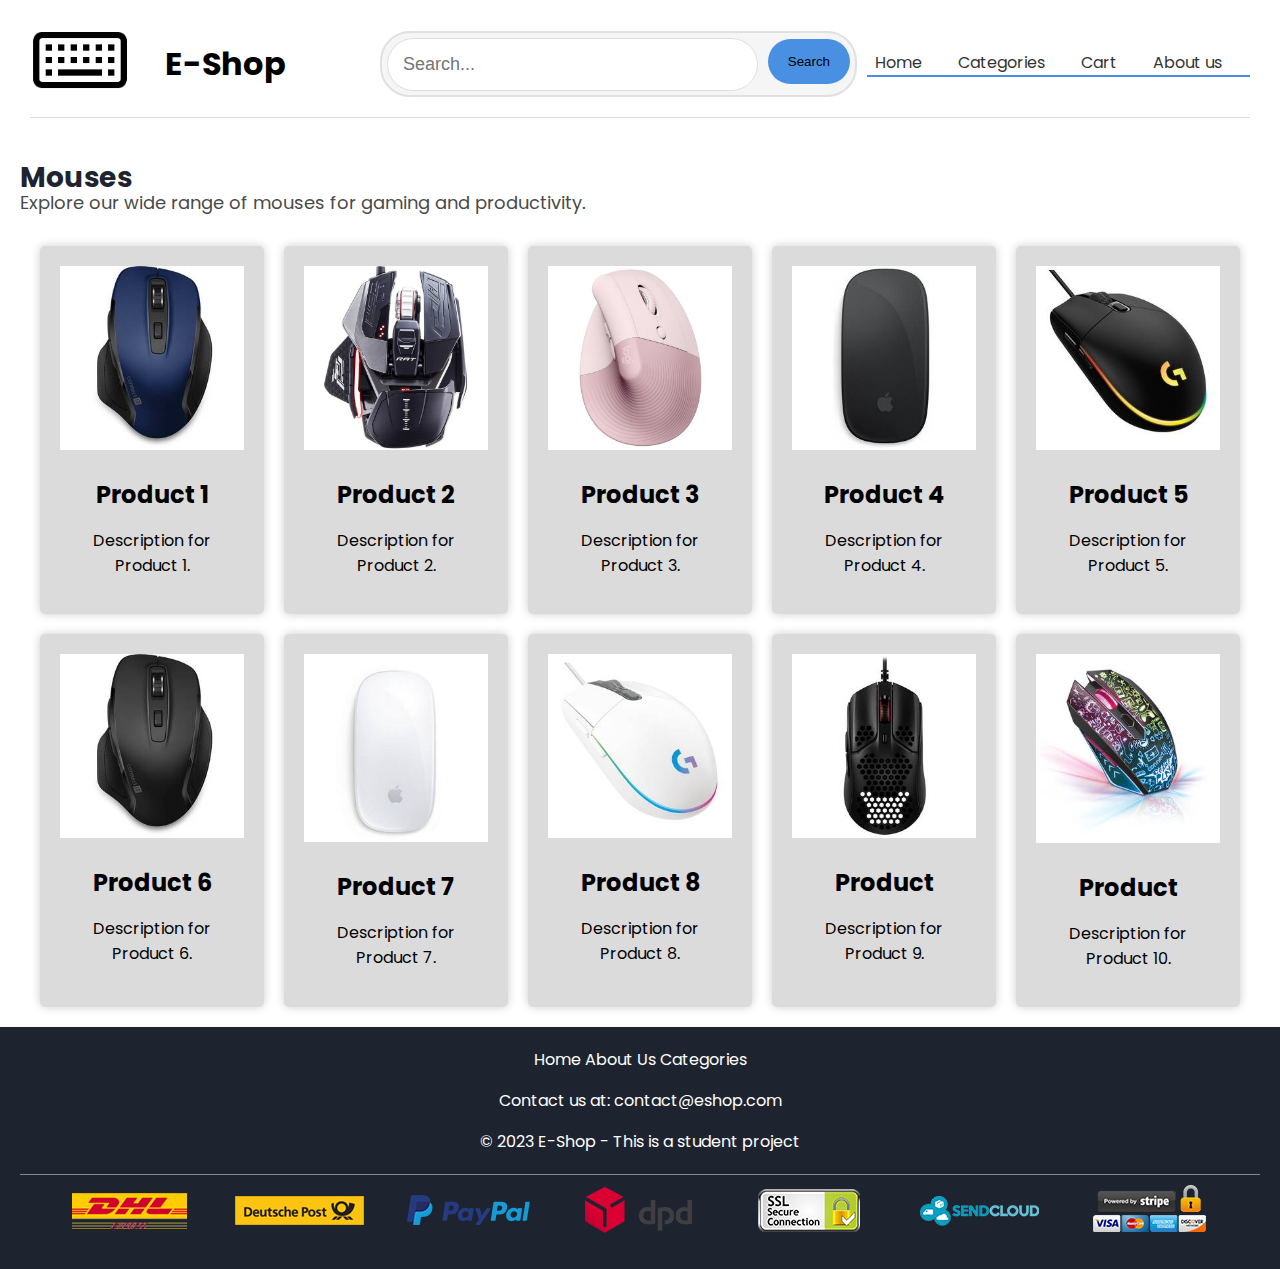
<file: mouse-category.html>
<!DOCTYPE html>
<html lang="en">
<head>
    <meta charset="UTF-8">
    <meta name="viewport" content="width=device-width, initial-scale=1.0">
    <link href="https://fonts.googleapis.com/css2?family=Poppins:wght@300;400;500&display=swap" rel="stylesheet">
    <link rel="stylesheet" href="styles1.css"> <!-- CSS styles -->
    <title>E-Shop</title>
</head>
<body>
	<header>
        <nav>
            <div class="logo">
                <img src="images/logoKeyboard1.png" alt="E-Shop Logo">
            </div>
            <div class="shop-name">
                <a href="index.HTML"><h1>E-Shop</h1> </a>
            </div>
            <div class="search-bar">
                <input type="text" placeholder="Search...">
                <button type="submit"><a href="simple_search-res.html">Search</a></button>
            </div>
            <div class="navbar-menu">
            <ul>
                <li><a href="index.HTML">Home</a></li>
                <li><a href="categories.html">Categories</a></li>
                <li><a href="shoppingcart.html">Cart</a></li>
                <li><a href="aboutus.html">About us</a></li>
            </ul>
            </div>
        </nav>
    </header>
    <main>
		<section class="products">
            <h1 class="prod-category">Mouses</h1>
			<p class="description">Explore our wide range of mouses for gaming and productivity.</p>
            <section class="products-grid">
                <div class="product">
                    <a href="product_details.html">
                    <figure>
                        <img src="images/mouse1.jpeg" alt="Product 1">
                    <figcaption>
                    <h3>Product 1</h3>
                    <p>Description for Product 1.</p>
                </figcaption>
                </figure>
                </a>
                </div>
                <div class="product">
                    <a href="product_details.html">
                    <figure>
                    <img src="images/mouse2.jpeg" alt="Product 2">
                    <figcaption>
                    <h3>Product 2</h3>
                    <p>Description for Product 2.</p>
                    </figcaption>
                    </figure>
                    </a>
                </div>
                <div class="product">
                    <a href="product_details.html">
                        <figure>
                    <img src="images/mouse3.jpeg" alt="Product 3">
                    <figcaption>
                    <h3>Product 3</h3>
                    <p>Description for Product 3.</p>
                </figcaption>
                        </figure>
                    </a>
                </div>
                <div class="product">
                    <a href="product_details.html">
                        <figure>
                    <img src="images/mouse4.jpeg" alt="Product 4">
                    <figcaption>
                    <h3>Product 4</h3>
                    <p>Description for Product 4.</p>
                </figcaption>
                        </figure>
                    </a>
                </div>
                <div class="product">
                    <a href="product_details.html">
                        <figure>
                        <img src="images/mouse5.jpeg" alt="Product 5">
                        <figcaption>
                        <h3>Product 5</h3>
                        <p>Description for Product 5.</p>
                    </figcaption>
                    </figure>
                    </a>
                </div>
                <div class="product">
                    <a href="product_details.html">
                        <figure>
                    <img src="images/mouse6.jpeg" alt="Product 6">
                    <figcaption>
                    <h3>Product 6</h3>
                    <p>Description for Product 6.</p>
                </figcaption>
                </figure>
                </a>
                </div>
                <div class="product">
                    <a href="product_details.html">
                        <figure>
                    <img src="images/mouse7.jpeg" alt="Product 7">
                    <figcaption>
                    <h3>Product 7</h3>
                    <p>Description for Product 7.</p>
                </figcaption>
                </figure>
                    </a>
                </div>
                <div class="product">
                    <a href="product_details.html">
                        <figure>
                    <img src="images/mouse9.jpeg" alt="Product 8">
                    <figcaption>
                    <h3>Product 8</h3>
                    <p>Description for Product 8.</p>
                </figcaption>
                </figure>
                    </a>
                </div>
                <div class="product">
                    <a href="product_details.html">
                        <figure>
                    <img src="images/mouse10.jpeg" alt="Product 9">
                    <figcaption>
                    <h3>Product</h3>
                    <p>Description for Product 9.</p>
                    </figcaption>
                </figure>
                </a>
                </div>
                <div class="product">
                    <a href="product_details.html">
                        <figure>
                    <img src="images/mouse11.jpeg" alt="Product 10">
                    <figcaption>
                    <h3>Product</h3>
                    <p>Description for Product 10.</p>
                    </figcaption>
                        </figure>
                    </a>
                </div>
            </section>
        </section>
    </main>
    <footer>
		<div class="footer-links">
			<a href="index.HTML">Home</a>
			<a href="aboutus.html">About Us</a>
			<a href="categories.html">Categories</a>
        </div>
        <p>Contact us at: contact@eshop.com</p>
        <p>&copy; 2023 E-Shop - This is a student project</p>
        <div class="logo-container">
            <img src="images/logo1.png" alt="DHL">
            <img src="images/logo2.png" alt="DeutchPost">
            <img src="images/logo3.png" alt="PayPal">
            <img src="images/logo4.png" alt="DPD">
            <img src="images/logo5.png" alt="SSL">
            <img src="images/logo6.png" alt="SendCloud">
            <img src="images/logo7.png" alt="Visa,Mastercard">
        </div>
    </footer>
</body>
</html>
</file>
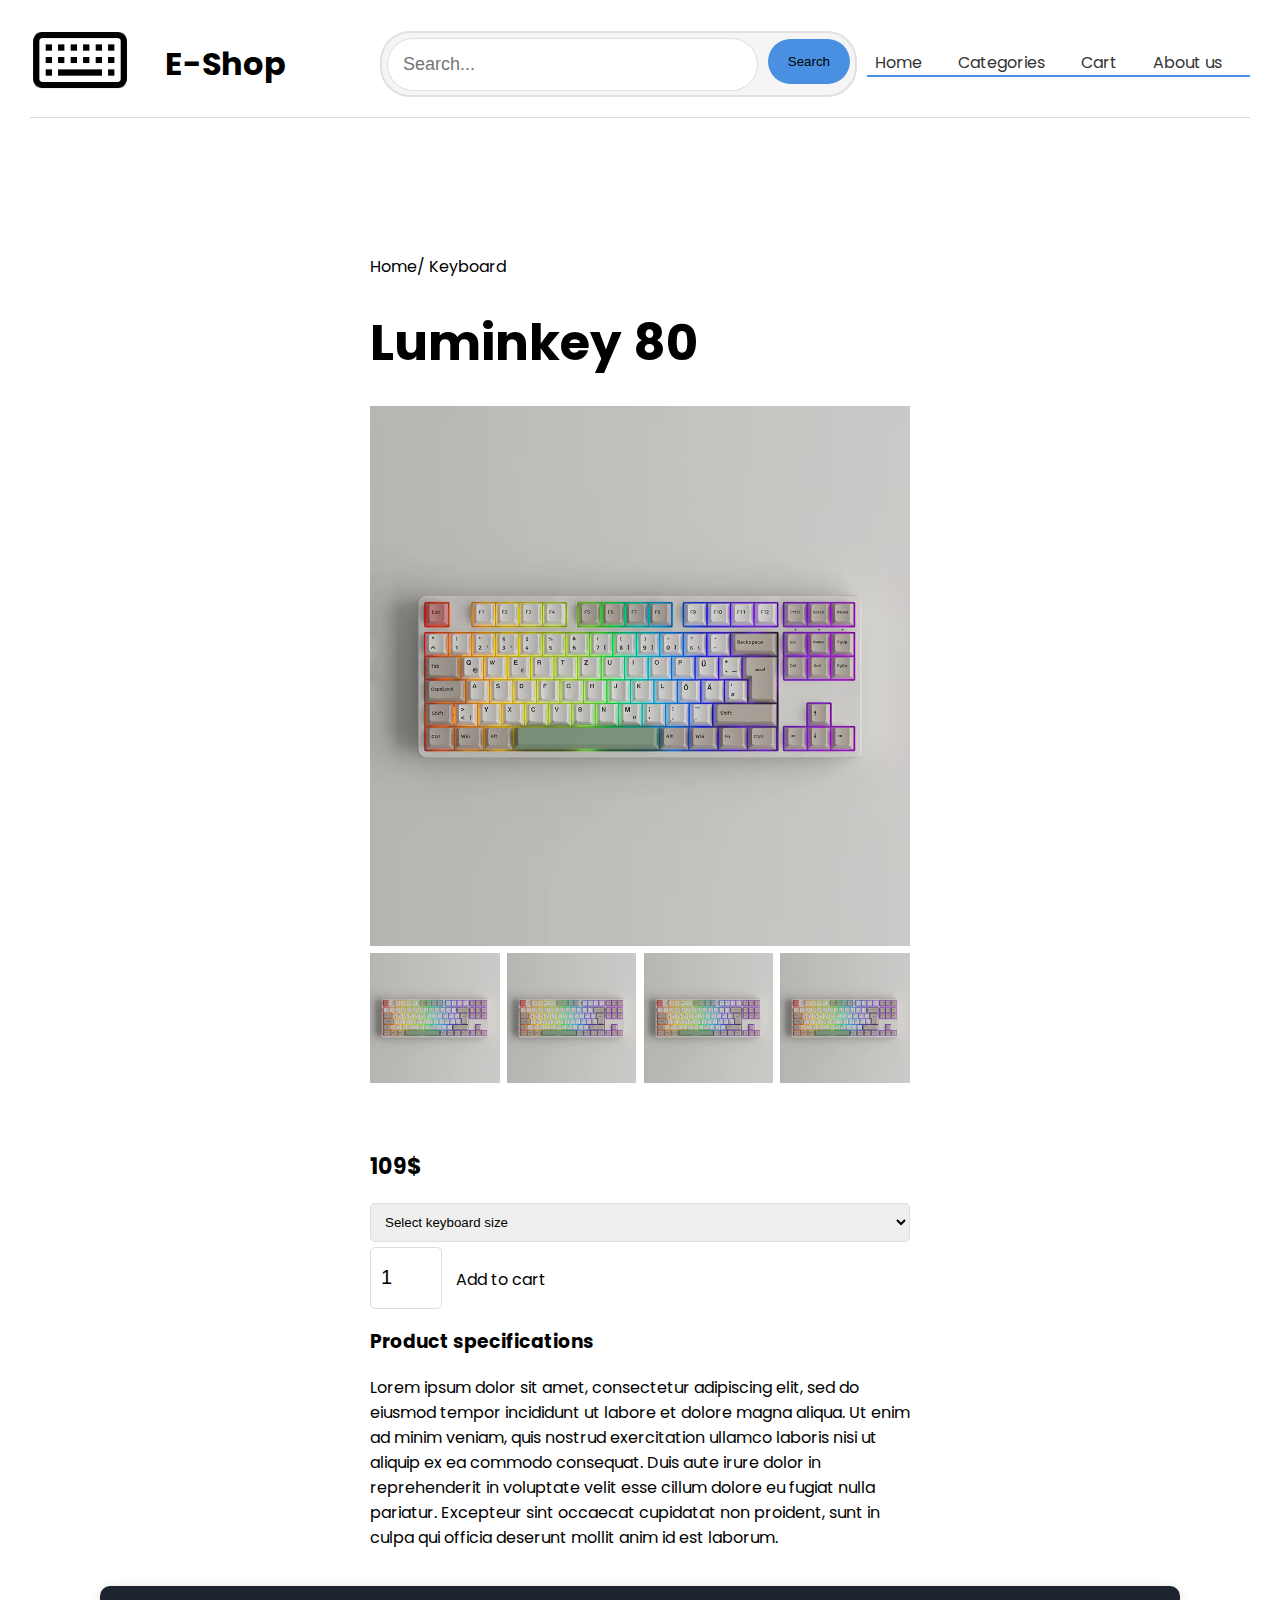
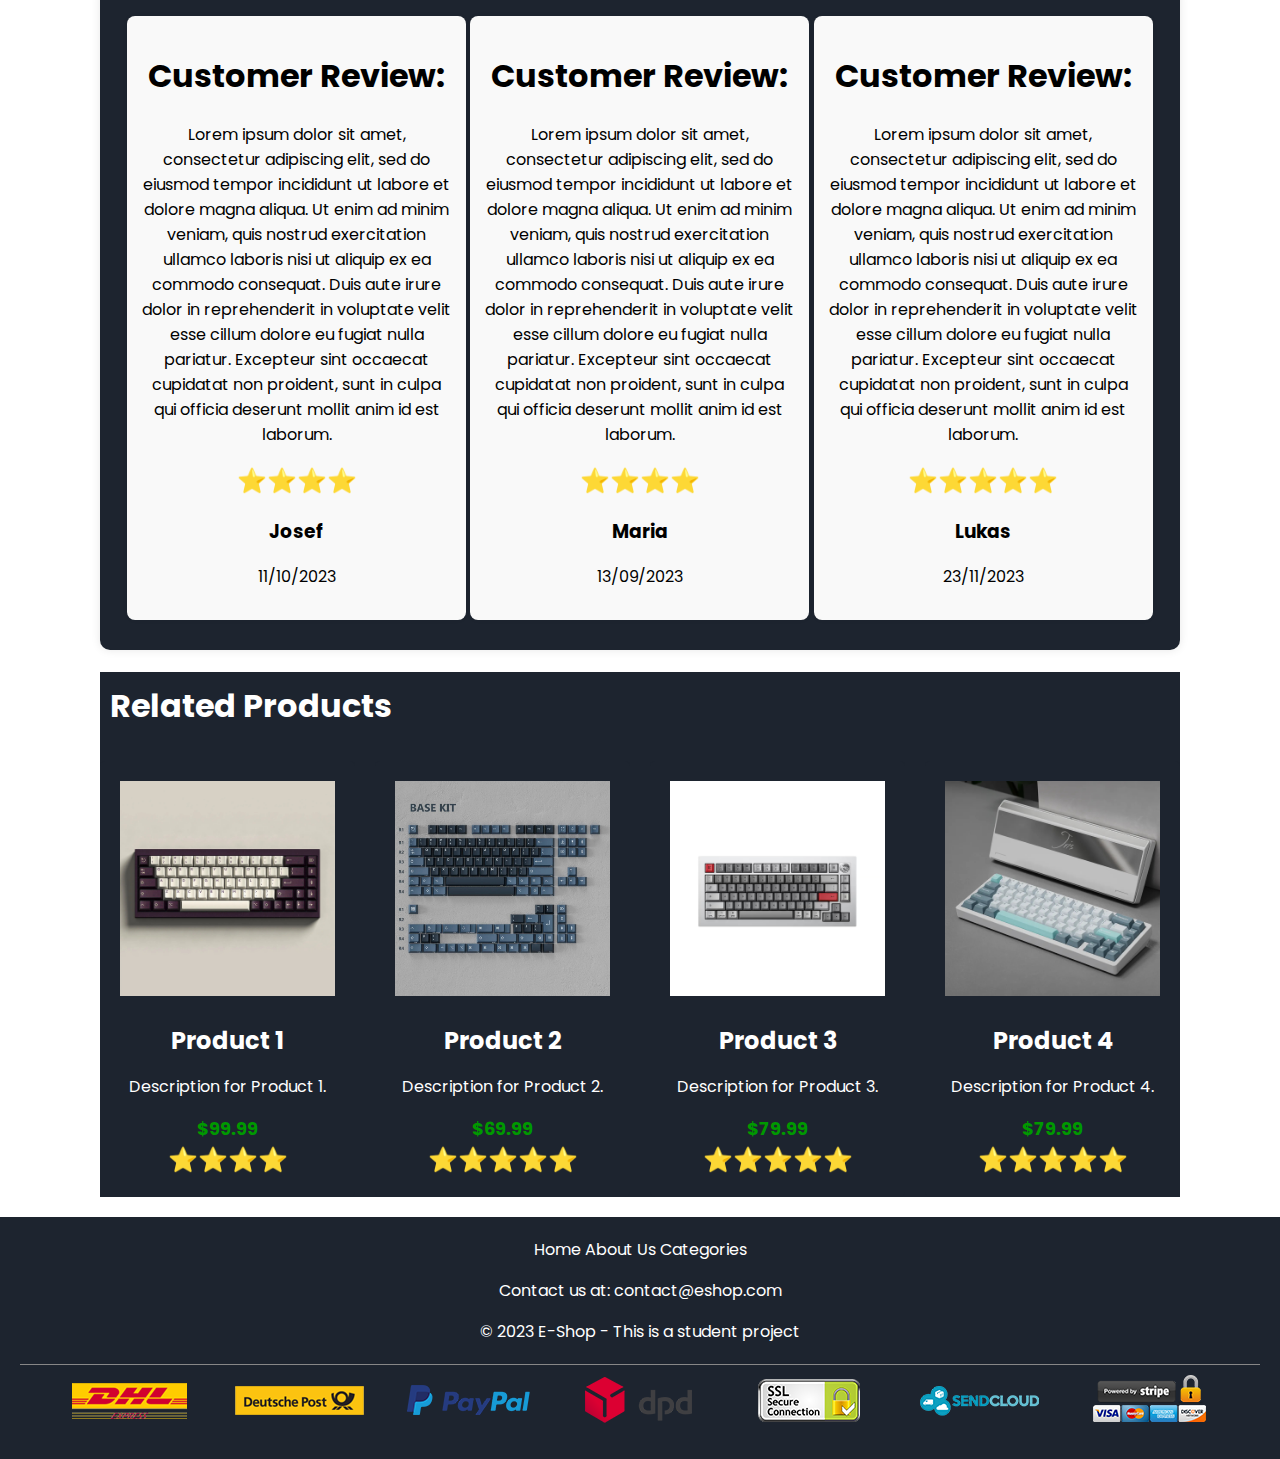
<file: product_details.html>
<!DOCTYPE html>
<html lang="en">
<head>
    <meta charset="UTF-8">
    <meta name="viewport" content="width=device-width, initial-scale=1.0">
    <link href="https://fonts.googleapis.com/css2?family=Poppins:wght@300;400;500&display=swap" rel="stylesheet">
    <link rel="stylesheet" href="styles1.css"> <!-- CSS styles -->
    <title>E-Shop</title>
</head>
<body>
<header>
    <nav>
        <div class="logo">
            <img src="images/logoKeyboard1.png" alt="E-Shop Logo">
        </div>
        <div class="shop-name">
            <a href="index.HTML"><h1>E-Shop</h1> </a>
        </div>
        <div class="search-bar">
            <input type="text" placeholder="Search...">
            <button type="submit"><a href="simple_search-res.html">Search</a></button>
        </div>
        <div class="navbar-menu">
            <ul>
                <li><a href="index.HTML">Home</a></li>
                <li><a href="categories.html">Categories</a></li>
                <li><a href="shoppingcart.html">Cart</a></li>
                <li><a href="aboutus.html">About us</a></li>
            </ul>
        </div>
    </nav>
</header>
<main>
<div class="small-container single-product">
    <div class="row">

        <div class="col-2">
        <p><a href="index.HTML">Home/ Keyboard</a></p>

            <h1>Luminkey 80</h1>

            <img src="images/Prod1.jpg" width="100%" id="product-img">

            <div class="small-img-row">
                <div class="small-img-col">
                    <img src="images/Prod1.jpg" alt="100%" class="small-img">
                </div>

                <div class="small-img-col">
                    <img src="images/Prod1.jpg" alt="100%" class="small-img">
                </div>

                <div class="small-img-col">
                    <img src="images/Prod1.jpg" alt="100%" class="small-img">
                </div>

                <div class="small-img-col">
                    <img src="images/Prod1.jpg" alt="100%" class="small-img">
                </div>
            </div>
        </div>
            <div class="col-2">

            <h4>109$</h4>
            <select>
                <option>Select keyboard size</option>
                <option>100%</option>
                <option>75%</option>
                <option>65%</option>
                <option>60%</option>
            </select>
            <input type="number" value="1">
            <a href="shoppingcart.html" class="btn"> Add to cart</a>

            <h3> Product specifications</h3>
            <p>Lorem ipsum dolor sit amet, consectetur adipiscing elit, sed do eiusmod tempor incididunt ut labore et dolore magna aliqua. Ut enim ad minim veniam, quis nostrud exercitation ullamco laboris nisi ut aliquip ex ea commodo consequat. Duis aute irure dolor in reprehenderit in voluptate velit esse cillum dolore eu fugiat nulla pariatur. Excepteur sint occaecat cupidatat non proident, sunt in culpa qui officia deserunt mollit anim id est laborum.</p>
            </div>
    </div>
    <div class="review-prod-detail">
        <div class="small-container">
            <div class="row">
                <div class="col-3">
                    <h1>Customer Review:</h1>
                    <p>Lorem ipsum dolor sit amet, consectetur adipiscing elit, sed do eiusmod tempor incididunt ut labore et dolore magna aliqua. Ut enim ad minim veniam, quis nostrud exercitation ullamco laboris nisi ut aliquip ex ea commodo consequat. Duis aute irure dolor in reprehenderit in voluptate velit esse cillum dolore eu fugiat nulla pariatur. Excepteur sint occaecat cupidatat non proident, sunt in culpa qui officia deserunt mollit anim id est laborum.</p>
                    <div class="star-reviews">⭐⭐⭐⭐</div>
                    <h3>Josef</h3>
                    <p>11/10/2023</p>
                </div>

                <div class="col-3">
                    <h1>Customer Review:</h1>
                    <p>Lorem ipsum dolor sit amet, consectetur adipiscing elit, sed do eiusmod tempor incididunt ut labore et dolore magna aliqua. Ut enim ad minim veniam, quis nostrud exercitation ullamco laboris nisi ut aliquip ex ea commodo consequat. Duis aute irure dolor in reprehenderit in voluptate velit esse cillum dolore eu fugiat nulla pariatur. Excepteur sint occaecat cupidatat non proident, sunt in culpa qui officia deserunt mollit anim id est laborum.</p>
                    <div class="star-reviews">⭐⭐⭐⭐</div>
                    <h3>Maria</h3>
                    <p>13/09/2023</p>
                </div>

                <div class="col-3">
                    <h1>Customer Review:</h1>
                    <p>Lorem ipsum dolor sit amet, consectetur adipiscing elit, sed do eiusmod tempor incididunt ut labore et dolore magna aliqua. Ut enim ad minim veniam, quis nostrud exercitation ullamco laboris nisi ut aliquip ex ea commodo consequat. Duis aute irure dolor in reprehenderit in voluptate velit esse cillum dolore eu fugiat nulla pariatur. Excepteur sint occaecat cupidatat non proident, sunt in culpa qui officia deserunt mollit anim id est laborum.</p>
                    <div class="star-reviews">⭐⭐⭐⭐⭐</div>
                    <h3>Lukas</h3>
                    <p>23/11/2023</p>
                </div>
            </div>
        </div>
    </div>
    <section class="featured-products">
        <h1>Related Products</h1>
        <section class="products-grid">
            <div class="product">
                <a href="product_details.html">
                <img src="images/prod2.jpg" alt="Product 1">
                <h3>Product 1</h3>
                <p>Description for Product 1.</p>
                <div class="price">$99.99</div>
                <div class="star-reviews">⭐⭐⭐⭐</div>
                </a>
            </div>
            <div class="product">
                <a href="product_details.html">
                <img src="images/prod3.jpg" alt="Product 2">
                <h3>Product 2</h3>
                <p>Description for Product 2.</p>
                <div class="price">$69.99</div>
                <div class="star-reviews">⭐⭐⭐⭐⭐</div>
                </a>
            </div>
            <div class="product">
                <a href="product_details.html">
                <img src="images/prod8.jpg" alt="Product 3">
                <h3>Product 3</h3>
                <p>Description for Product 3.</p>
                <div class="price">$79.99</div>
                <div class="star-reviews">⭐⭐⭐⭐⭐</div>
                </a>
            </div>
            <div class="product">
                <a href="product_details.html">
                <img src="images/prod5.jpg" alt="Product 4">
                <h3>Product 4</h3>
                <p>Description for Product 4.</p>
                <div class="price">$79.99</div>
                <div class="star-reviews">⭐⭐⭐⭐⭐</div>
                </a>
            </div>
        </section>
    </section>
</div>
</main>

<footer>
    <div class="footer-links">
        <a href="index.HTML">Home</a>
        <a href="aboutus.html">About Us</a>
        <a href="categories.html">Categories</a>
    </div>
    <p>Contact us at: contact@eshop.com</p>
    <p>&copy; 2023 E-Shop - This is a student project</p>
    <div class="logo-container">
        <img src="images/logo1.png" alt="DHL">
        <img src="images/logo2.png" alt="DeutchPost">
        <img src="images/logo3.png" alt="PayPal">
        <img src="images/logo4.png" alt="DPD">
        <img src="images/logo5.png" alt="SSL">
        <img src="images/logo6.png" alt="SendCloud">
        <img src="images/logo7.png" alt="Visa,Mastercard">
    </div>
</footer>

</body>
</html>
</file>
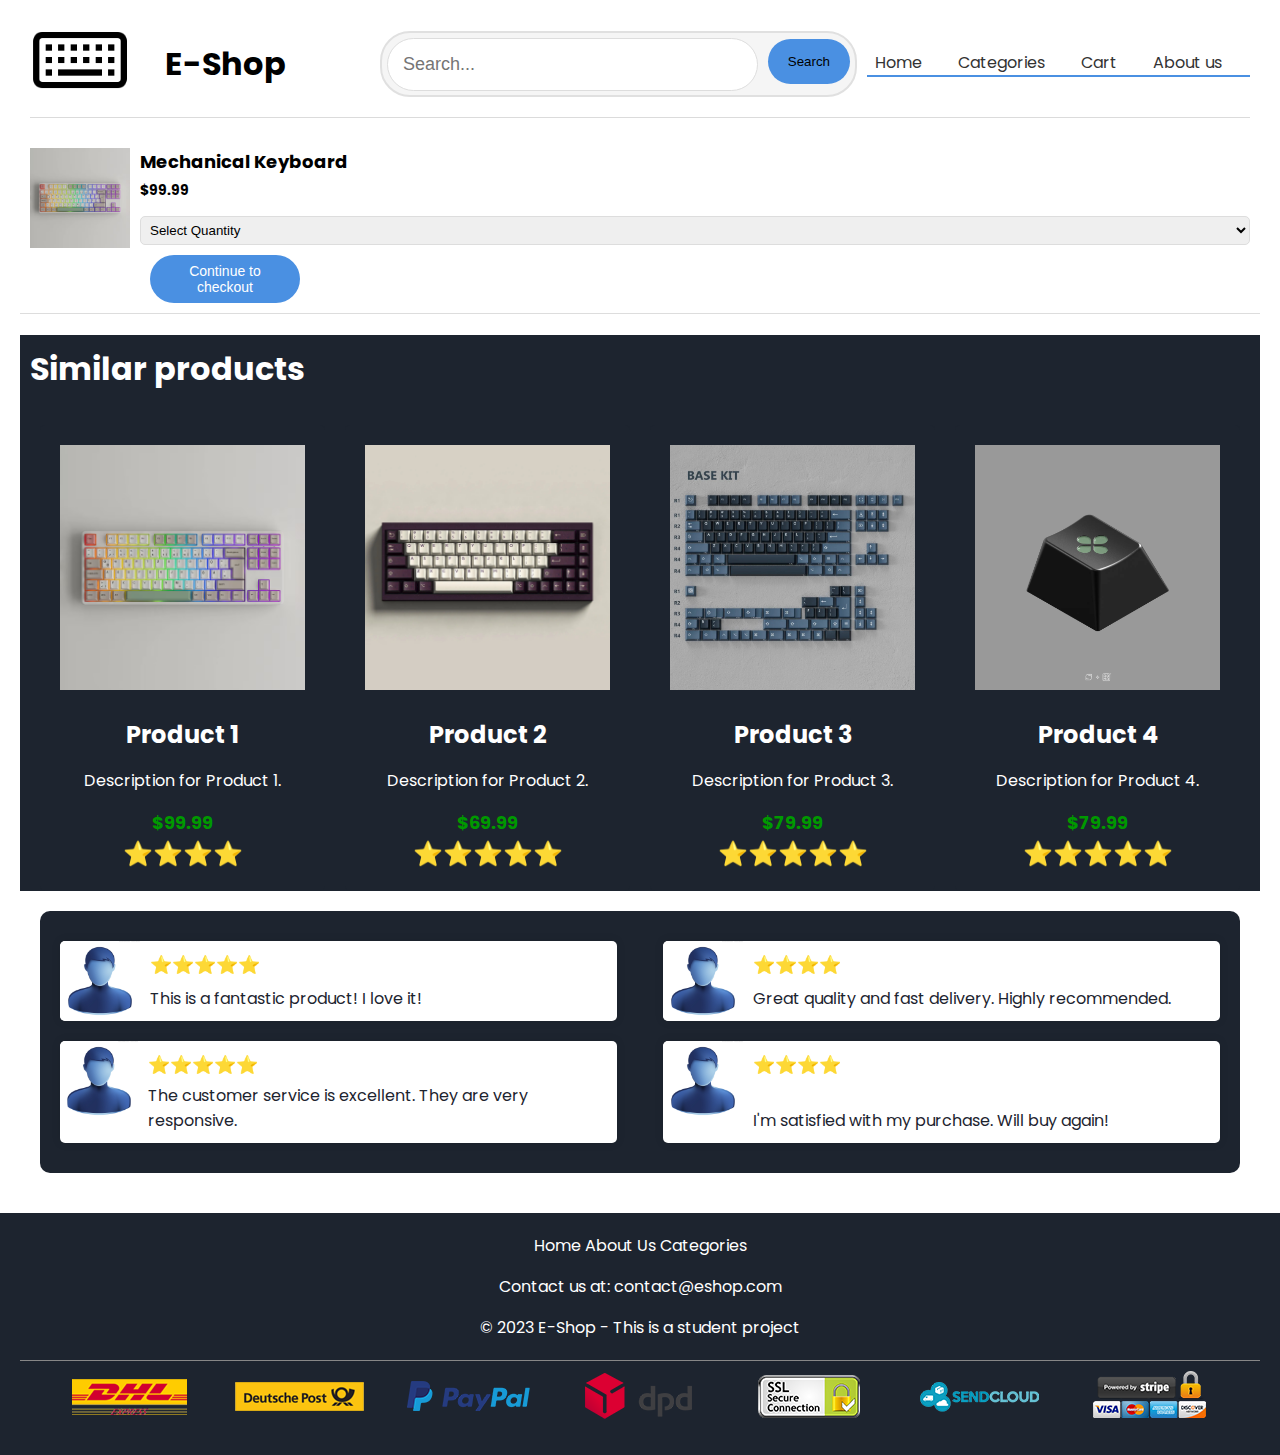
<file: shoppingcart.html>
<!DOCTYPE html>
<html lang="en">
<head>
    <meta charset="UTF-8">
    <meta name="viewport" content="width=device-width, initial-scale=1.0">
    <link href="https://fonts.googleapis.com/css2?family=Poppins:wght@300;400;500&display=swap" rel="stylesheet">
    <link rel="stylesheet" href="styles1.css"> <!-- CSS styles -->
    <title>E-Shop</title>
</head>
<body>
    <header>
        <nav>
            <div class="logo">
                <img src="images/logoKeyboard1.png" alt="E-Shop Logo">
            </div>
            <div class="shop-name">
                <a href="index.HTML"><h1>E-Shop</h1> </a>
            </div>
            <div class="search-bar">
                <input type="text" placeholder="Search...">
                <button type="submit"><a href="simple_search-res.html">Search</a></button>
            </div>
            <div class="navbar-menu">
            <ul>
                <li><a href="index.HTML">Home</a></li>
                <li><a href="categories.html">Categories</a></li>
                <li><a href="shoppingcart.html">Cart</a></li>
                <li><a href="aboutus.html">About us</a></li>
            </ul>
            </div>
        </nav>
    </header>
    <main>
		<div class="cart-product">
			<div class="cart-row">
				<div class="cart-col cart-col-image">
					<img src="images/Prod1.jpg" alt="Mechanical Keyboard">
				</div>
				<div class="cart-col cart-col-details">
					<h1>Mechanical Keyboard</h1>
					<h4>$99.99</h4>
					<select class="cart-quantity">
						<option>Select Quantity</option>
						<option>1</option>
						<option>2</option>
						<option>3</option>
					</select>
					<button class="cart-add-button" type="submit"><a class="button-check-out" href="checkout.html">Continue to checkout </a></button>
				</div>
			</div>
		</div>
		<section class="featured-products">
            <h1>Similar products</h1>
            <section class="products-grid">
                <div class="product">
                    <a href="product_details.html">
                    <img src="images/Prod1.jpg" alt="Product 1">
                    <h3>Product 1</h3>
                    </a>
                    <p>Description for Product 1.</p>
                    <div class="price">$99.99</div>
                    <div class="star-reviews">⭐⭐⭐⭐</div>
                </div>
                <div class="product">
                    <a href="product_details.html">
                    <img src="images/prod2.jpg" alt="Product 2">
                    <h3>Product 2</h3>
                    </a>
                    <p>Description for Product 2.</p>
                    <div class="price">$69.99</div>
                    <div class="star-reviews">⭐⭐⭐⭐⭐</div>
                </div>
                <div class="product">
                    <a href="product_details.html">
                    <img src="images/prod3.jpg" alt="Product 3">
                    <h3>Product 3</h3>
                    </a>
                    <p>Description for Product 3.</p>
                    <div class="price">$79.99</div>
                    <div class="star-reviews">⭐⭐⭐⭐⭐</div>
                </div>
                <div class="product">
                    <a href="product_details.html">
                    <img src="images/prod7.jpg" alt="Product 4">
                    <h3>Product 4</h3>
                    </a>
                    <p>Description for Product 4.</p>
                    <div class="price">$79.99</div>
                    <div class="star-reviews">⭐⭐⭐⭐⭐</div>
                </div>
            </section>
		</section>
		<section class="comments-section">
			<div class="comment-box" style="background-color: #1d242f;">
				<div class="comment-photo">
					<img src="images/UserIcon.jpeg" alt="Client 1">
				</div>
				<div class="comment-content">
					<div class="comment-stars">⭐⭐⭐⭐⭐</div>
					<p class="comment-text">This is a fantastic product! I love it!</p>
				</div>
			</div>
			<div class="comment-box" style="background-color: #1d242f;">
				<div class="comment-photo">
					<img src="images/UserIcon.jpeg" alt="Client 2">
				</div>
				<div class="comment-content">
					<div class="comment-stars">⭐⭐⭐⭐</div>
					<p class="comment-text">Great quality and fast delivery. Highly recommended.</p>
				</div>
			</div>
			<div class="comment-box" style="background-color: #1d242f;">
				<div class="comment-photo">
					<img src="images/UserIcon.jpeg" alt="Client 3">
				</div>
				<div class="comment-content">
					<div class="comment-stars">⭐⭐⭐⭐⭐</div>
					<p class="comment-text">The customer service is excellent. They are very responsive.</p>
				</div>
			</div>
			<div class="comment-box" style="background-color: #1d242f;">
				<div class="comment-photo">
					<img src="images/UserIcon.jpeg" alt="Client 4">
				</div>
				<div class="comment-content">
					<div class="comment-stars">⭐⭐⭐⭐</div>
					<p class="comment-text">I'm satisfied with my purchase. Will buy again!</p>
				</div>
			</div>
		</section>
    </main>
    <footer>
        <div class="footer-links">
            <a href="index.HTML">Home</a>
            <a href="aboutus.html">About Us</a>
            <a href="categories.html">Categories</a>
        </div>
        <p>Contact us at: contact@eshop.com</p>
        <p>&copy; 2023 E-Shop - This is a student project</p>
        <div class="logo-container">
            <img src="images/logo1.png" alt="DHL">
            <img src="images/logo2.png" alt="DeutchPost">
            <img src="images/logo3.png" alt="PayPal">
            <img src="images/logo4.png" alt="DPD">
            <img src="images/logo5.png" alt="SSL">
            <img src="images/logo6.png" alt="SendCloud">
            <img src="images/logo7.png" alt="Visa,Mastercard">
        </div>
    </footer>
</body>
</html>
</file>
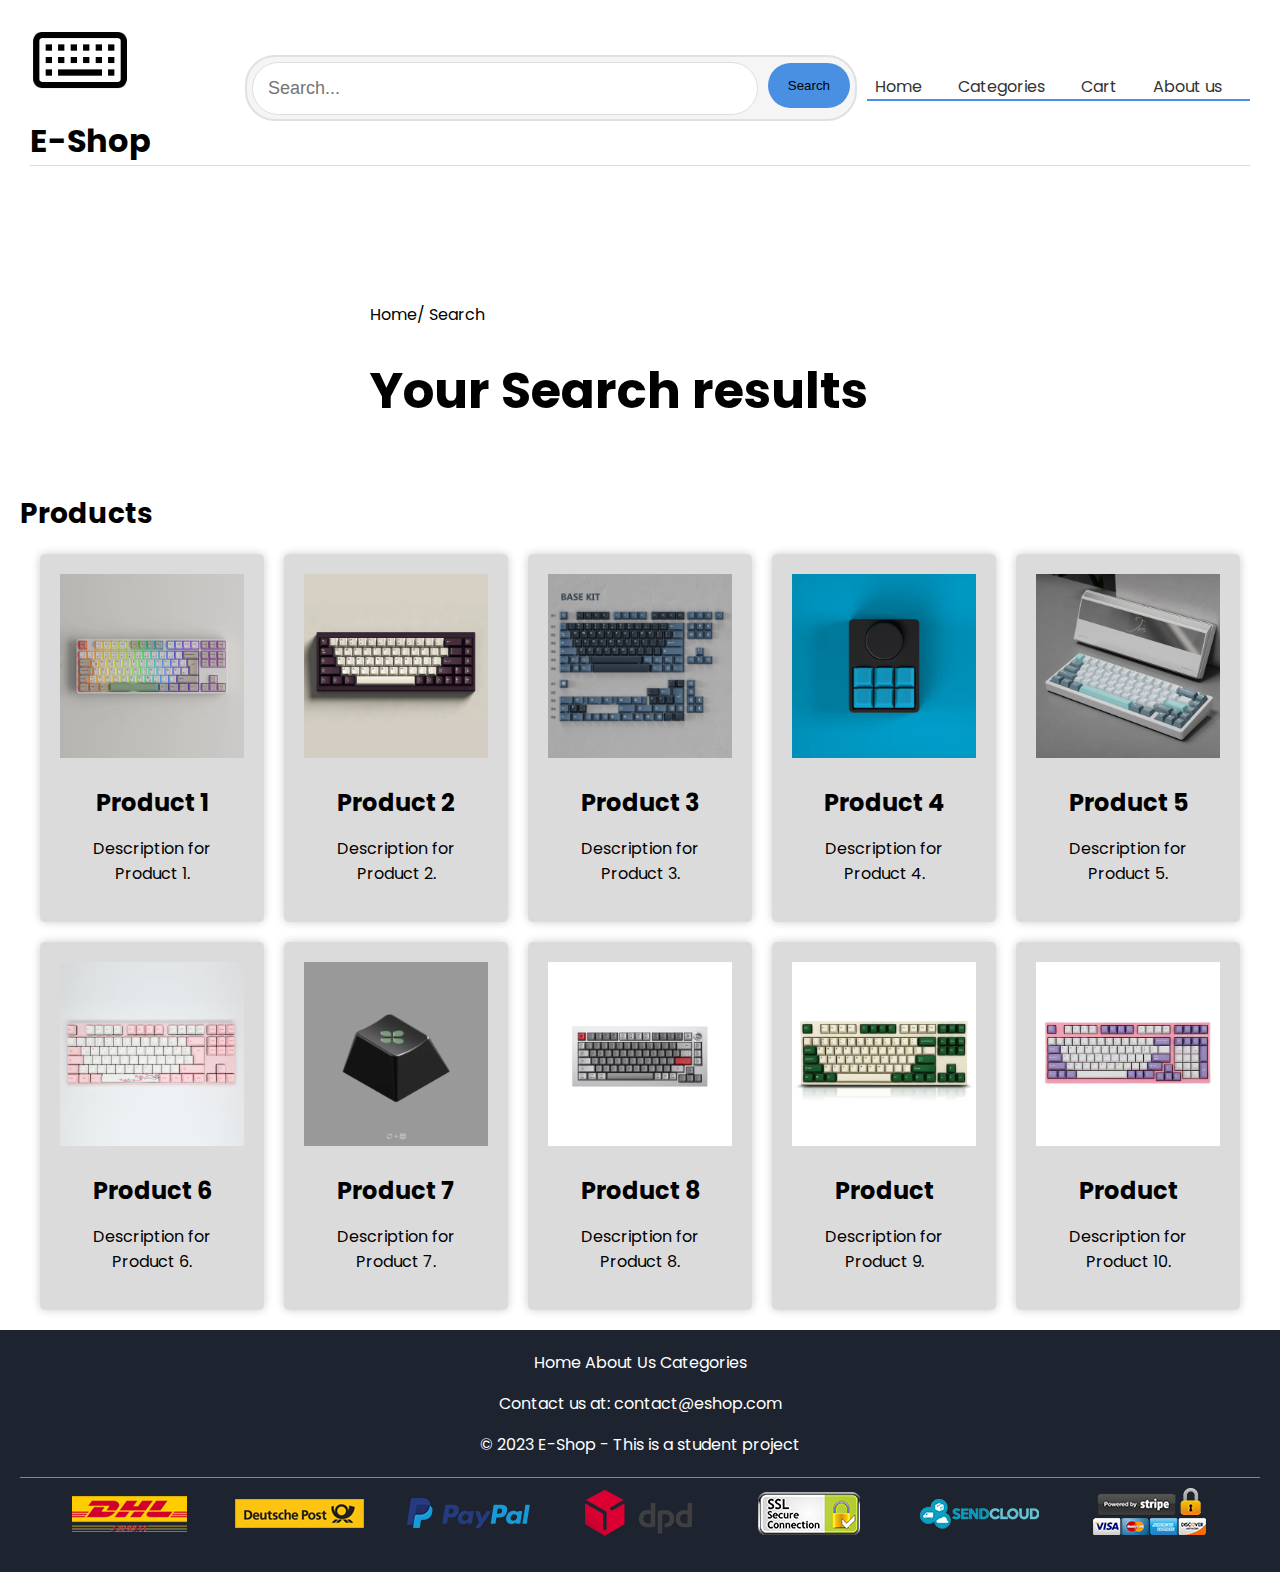
<file: simple_search-res.html>
<!DOCTYPE html>
<html lang="en">
<head>
  <meta charset="UTF-8">
  <meta name="viewport" content="width=device-width, initial-scale=1.0">
  <link href="https://fonts.googleapis.com/css2?family=Poppins:wght@300;400;500&display=swap" rel="stylesheet">
  <link rel="stylesheet" href="styles1.css">
  <title>E-Shop</title>
</head>
<body>
<header>
  <nav>
    <a href="index.HTML">
    <div class="logo">
      <img src="images/logoKeyboard1.png" alt="E-Shop Logo">
    </div>
    <div class="shop-name">
      <h1>E-Shop</h1>
    </div>
    </a>
    <div class="search-bar">
      <input type="text" placeholder="Search...">
      <button type="submit"><a href="simple_search-res.html">Search</a></button>
    </div>
    <div class="navbar-menu">
      <ul>
        <li><a href="index.HTML">Home</a></li>
        <li><a href="categories.html">Categories</a></li>
        <li><a href="shoppingcart.html">Cart</a></li>
        <li><a href="aboutus.html">About us</a></li>
      </ul>
    </div>
  </nav>
</header>
<main>
  <div class="small-container single-product">
    <div class="row">

      <div class="col-2">
        <p>Home/ Search</p>

        <h1>Your Search results</h1>
      </div>
    </div>
  </div>
  <section class="products">
        <h1>Products</h1>
        <section class="products-grid">
          <div class="product">
              <a href="product_details.html">
              <figure>
                  <img src="images/Prod1.jpg" alt="Product 1">
              <figcaption>
              <h3>Product 1</h3>
              <p>Description for Product 1.</p>
          </figcaption>
          </figure>
          </a>
          </div>
          <div class="product">
              <a href="product_details.html">
              <figure>
              <img src="images/prod2.jpg" alt="Product 2">
              <figcaption>
              <h3>Product 2</h3>
              <p>Description for Product 2.</p>
              </figcaption>
              </figure>
              </a>
          </div>
          <div class="product">
              <a href="product_details.html">
                  <figure>
              <img src="images/prod3.jpg" alt="Product 3">
              <figcaption>
              <h3>Product 3</h3>
              <p>Description for Product 3.</p>
          </figcaption>
                  </figure>
              </a>
          </div>
          <div class="product">
              <a href="product_details.html">
                  <figure>
              <img src="images/prod4.jpg" alt="Product 4">
              <figcaption>
              <h3>Product 4</h3>
              <p>Description for Product 4.</p>
          </figcaption>
                  </figure>
              </a>
          </div>
          <div class="product">
              <a href="product_details.html">
                  <figure>
                  <img src="images/prod5.jpg" alt="Product 5">
                  <figcaption>
                  <h3>Product 5</h3>
                  <p>Description for Product 5.</p>
              </figcaption>
              </figure>
              </a>
          </div>
          <div class="product">
              <a href="product_details.html">
                  <figure>
              <img src="images/prod6.jpg" alt="Product 6">
              <figcaption>
              <h3>Product 6</h3>
              <p>Description for Product 6.</p>
          </figcaption>
          </figure>
          </a>
          </div>
          <div class="product">
              <a href="product_details.html">
                  <figure>
              <img src="images/prod7.jpg" alt="Product 7">
              <figcaption>
              <h3>Product 7</h3>
              <p>Description for Product 7.</p>
          </figcaption>
          </figure>
              </a>
          </div>
          <div class="product">
              <a href="product_details.html">
                  <figure>
              <img src="images/prod8.jpg" alt="Product 8">
              <figcaption>
              <h3>Product 8</h3>
              <p>Description for Product 8.</p>
          </figcaption>
          </figure>
              </a>
          </div>
          <div class="product">
              <a href="product_details.html">
                  <figure>
              <img src="images/prod9.jpg" alt="Product 9">
              <figcaption>
              <h3>Product</h3>
              <p>Description for Product 9.</p>
              </figcaption>
          </figure>
          </a>
          </div>
          <div class="product">
              <a href="product_details.html">
                  <figure>
              <img src="images/prod10.jpg" alt="Product 10">
              <figcaption>
              <h3>Product</h3>
              <p>Description for Product 10.</p>
              </figcaption>
                  </figure>
              </a>
          </div>
      </section>
      </section>
</main>
<footer>
  <div class="footer-links">
    <a href="index.HTML">Home</a>
    <a href="aboutus.html">About Us</a>
    <a href="categories.html">Categories</a>
</div>
<p>Contact us at: contact@eshop.com</p>
<p>&copy; 2023 E-Shop - This is a student project</p>
<div class="logo-container">
    <img src="images/logo1.png" alt="DHL">
    <img src="images/logo2.png" alt="DeutchPost">
    <img src="images/logo3.png" alt="PayPal">
    <img src="images/logo4.png" alt="DPD">
    <img src="images/logo5.png" alt="SSL">
    <img src="images/logo6.png" alt="SendCloud">
    <img src="images/logo7.png" alt="Visa,Mastercard">
</div>
</footer>

</body>
</html>
</file>
<file: styles1.css>
body {
    font-family: 'Poppins', sans-serif;
    margin: 0;
    padding: 0;
}
a {
    text-decoration: none;
    color: black;
}
/* Header styles */
header {
    color: #fff;
    padding: 10px;
    padding-bottom: 0;
}
.logo img {
    width: 50px;
    height: auto;
}
.shop-name h1 {
    margin: 0;
    width: 145px;
    color: black;
    font-size: 24px;
}

/* Search Bar Styles */
.search-bar {
    display: flex;
    align-items: center;
    background-color: #f5f5f5;
    border: 2px solid #e0e0e0;
    border-radius: 30px;
    overflow: hidden;
    margin: 10px;
    padding-bottom: 4px;
    padding-left: 5px;
    padding-right: 5px;
}

input[type="text"] {
    flex: 1;
    border: none;
    outline: none;
    padding: 10px;
    border-radius: 30px;
    font-size: 16px;
}

button[type="submit"] {
    background-color: #4a90e2;
    color: #fff;
    border: none;
    padding: 10px 15px;
    margin-left: 10px;
    border-radius: 30px;
    cursor: pointer;
}

.navbar-menu ul {
    list-style: none;
    padding: 0;
    display: flex;
    border-bottom: 2px solid #4a90e2;
}

.navbar-menu li {
    margin-right: 20px;
}

.navbar-menu a {
    text-decoration: none;
    color: #333;
    font-weight: bold;
    font-size: 16px;
    padding: 8px;
    border-radius: 5px;
    transition: background-color 0.3s ease-in-out, color 0.3s ease-in-out;
}



.logo-container {
    display: flex;
    flex-wrap: wrap;
    justify-content: center;
    align-items: center;
    margin-top: 20px;
    position: relative;
}

.logo-container::before {
    content: "";
    position: absolute;
    top: 0;
    left: 0;
    width: 100%;
    height: 1px;
    background-color: #878787;
}

/* Main content styles */
main {
    padding: 10px;
}

.slider-heading {
    font-size: 32px;
    margin: 0;
}

.slider {
    position: relative;
    overflow: hidden;
    width: 100%;
    max-width: 100%;
    height: 50%;
}

.slides {
    display: flex;
    animation: slide-animation 15s linear infinite;
}

.slide {
    flex: 0 0 100%;
    height: 200px;
    background-size: cover;
    background-position: center;
}

@keyframes slide-animation {
    0% {
        transform: translateX(0%);
    }
    100% {
        transform: translateX(-200%);
    }
}
.products-grid {
    display: grid;
    grid-template-columns: repeat(auto-fit, minmax(150px, 1fr));
    grid-gap: 20px;
    max-width: 1200px;
    margin: 0 auto;
}
.products h1 {
    font-size: 28px;
}
.product {
    background-color: #dbdbdb;
    padding: 20px;
    text-align: center;
    font-size: 18px;
    border-radius: 5px;
    box-shadow: 0 0 10px rgba(0, 0, 0, 0.2);
    max-width: 100%;
}

figure {
    margin: 0;
}

.product img{
    max-width: 100%;
    height: auto;
    margin-bottom: 10px;
}

.product h3 {
    font-size: 24px;
    margin: 10px 0;
}

.product p {
    font-size: 16px;
}
/*Additional Information*/
.additional-info-container {
    max-width: 800px;
    margin: 20px auto;
    padding: 20px;
    background-color: #fff;
    border-radius: 15px;
    box-shadow: 0 0 20px rgba(0, 0, 0, 0.1);
}

.info-section {
    margin-bottom: 30px;
    padding-bottom: 20px;
    border-bottom: 1px solid #ddd;
}

.info-section h2 {
    color: #1d242f;
    font-size: 28px;
    margin-bottom: 10px;
}

.info-section p {
    color: #4a4a4a;
    line-height: 1.6;
}

additional-info-container {
    position: relative;
    overflow: hidden;
}

.info-section h2::before {
    content: "";
    position: absolute;
    top: 0;
    left: 50%;
    transform: translateX(-50%);
    width: 50px;
    height: 5px;
    background-color: #1d242f;
}

.info-section h2::after {
    content: "";
    display: block;
    width: 30px;
    height: 2px;
    background-color: #ddd;
    margin: 10px 0;
}

.info-section:last-child {
    border-bottom: none;
}

.info-section p {
    color: #666;
}

/*Featured Products */
.featured-products {
    background-color: #1d242f;
}

.featured-products h1 {
    color: white;
    padding: 10px;
}
.featured-products .product {
    background-color: #1d242f;
    box-shadow: none;
}
.featured-products h3, .featured-products p {
    color: white;
}
.price {
    font-weight: bold;
    color: #009900;
    grid-area: price;
}

.star-reviews {
    color: #f90;
    font-size: 24px;
    grid-area: reviews;
}

/* Comments Styles */
.comments-section {
    display: flex;
    flex-direction: column;
    margin: 20px;
    background-color: #1d242f;
    border-radius: 10px;
    padding: 30px 20px 10px;
}

.comment-box-container {
    background-color: #1d242f;
    border-radius: 5px;
    overflow: hidden;
}

.comment-box {
    display: flex;
    background-color: white !important;
    box-shadow: 0 0 10px rgba(0, 0, 0, 0.1);
    border-radius: 5px;
    overflow: hidden;
    margin-bottom: 20px;
}

.comment-photo {
    width: 80px;
    height: 80px;
    overflow: hidden;
    border-radius: 5px 0 0 5px;
}

.comment-photo img {
    width: 100%;
    height: 100%;
    object-fit: cover;
}

.comment-content {
    flex-grow: 1;
    padding: 10px;
    display: flex;
    flex-direction: column;
    justify-content: space-between;
}

.comment-stars {
    font-size: 18px;
    margin-bottom: 5px;
    color: #1d242f;
}

.comment-text {
    margin: 0;
    color: #1d242f !important;
}

.row{
    display: flex;
    align-items: center;
    flex-wrap: wrap;
    justify-content: space-around;
}
.col-2{
    flex-basis: 50%;
    min-width: 300px;
}
.col-2 img{
    max-width: 100%;
    padding: 50px 0;
}

.col-2 h1{
    font-size: 50px;
    line-height: 60px ;
}

.small-container{
    max-width: 1080px;
    margin: auto;
    padding-left: 25px;
    padding-right: 25px;
}
.single-product{
    margin-top: 80px;
}

.single-product .col-2 img{
    padding: 0;
}

.single-product .col-2{
    padding: 20px;
}
.single-product h4{
    margin: 20px 0;
    font-size: 22px;
    font-weight: bold;
}

.single-product select{
    display: block;
    padding:10px;
    margin-top: 20px;
}

.single-product input{
    width: 50px;
    height: 40px;
    padding-left: 10px;
    font-size: 20px;
    margin-right: 10px;
    border: 1px solid #ff523b;
}

.small-img-row{
    display: flex;
    justify-content: space-between;
}
.small-img-col{
    flex-basis: 24%;
    cursor: pointer ;
}

/* reviews */
.col-3{
    flex-basis: 30%;
    min-width: 250px;
    margin-bottom: 30px;
}
.col-3 img{
    width: 100%;
}

.review{
    padding-top: 100px;

}
.review .col-3{
    text-align: center;
    padding: 40px  20px;
    box-shadow: 0 0 20px 0px rgba(0,0,0,0.1);
    cursor: pointer;
    transition: transform 0.5s;
}

/* Footer styles */

footer {
    background-color: #1d242f;
    color: #fff;
    padding: 20px;
    text-align: center;
}

footer a {
    color: #fff;
}

.cart-container {
    max-width: 1200px;
    margin: 20px auto;
    padding: 10px;
    background-color: #f5f5f5;
    display: grid;
    grid-template-columns: 1fr 1fr;
    grid-gap: 20px;
}

.cart-row {
    display: flex;
    border-bottom: 1px solid #ddd;
    padding: 10px;
}

.cart-col-image img {
    max-width: 100px;
    height: auto;
    margin-right: 10px;
}

.cart-col-details {
    flex-grow: 1;
    display: flex;
    flex-direction: column;
}

.cart-col-details h1 {
    font-size: 18px;
    margin: 0;
}

.cart-col-details h4 {
    font-size: 14px;
    margin: 5px 0;
}

.cart-quantity {
    margin-top: 10px;
    padding: 5px;
}

.cart-add-button {
    background-color: #4a90e2;
    border: none;
    padding: 8px 12px !important;
    margin-top: 10px;
    border-radius: 5px;
    cursor: pointer;
    max-width: 150px;
}

.button-check-out{
    color: #fff;
}
.checkout-container {
    max-width: 800px;
    margin: 20px auto;
    padding: 20px;
    background-color: #f5f5f5;
}

.checkout-form {
    display: grid;
    grid-template-columns: 1fr 1fr;
    grid-gap: 20px;
}

.shipping-info,
.your-order,
.shipping-method {
    background-color: #fff;
    padding: 20px;
    border-radius: 5px;
    margin-bottom: 20px;
}

.shipping-info
{
    padding-right: 40px;
}
h2 {
    font-size: 24px;
    margin-bottom: 10px;
}

.form-group {
    margin-bottom: 20px;
}

label {
    display: block;
    margin-bottom: 5px;
}

input, textarea, select {
    width: 100%;
    padding: 10px;
    border: 1px solid #ddd !important;
    border-radius: 5px;
    margin-top: 5px;
}

.cart-add-button {
    background-color: #4a90e2;
    color: #fff;
    border: none;
    padding: 16px 24px;
    border-radius: 5px;
    cursor: pointer;
    font-size: 14px;
}

/* About Us */

.about-us-container {
    max-width: 800px;
    margin: 20px auto;
    padding: 40px;
    background: linear-gradient(to bottom right, #fff, #f5f5f5);
    border-radius: 15px;
    box-shadow: 0 0 20px rgba(0, 0, 0, 0.1);
    transition: transform 0.3s ease-in-out, box-shadow 0.3s ease-in-out;
}

.about-us-content {
    text-align: center;
}

.about-us-conten h1 {
    color: #1d242f;
    font-size: 48px;
    margin-bottom: 30px;
}

.about-us-conten h2 {
    color: #1d242f;
    font-size: 36px;
    margin-top: 40px;
    margin-bottom: 20px;
}

.about-us-conten p {
    color: #4a4a4a;
    line-height: 1.8;
    font-size: 18px;
}



.categories-grid {
    display: flex;
    flex-wrap: wrap;
    justify-content: space-between;
}

.category {
    display: flex;
    align-items: center;
    background-color: #1d242f;
    padding: 20px;
    border-radius: 15px;
    box-shadow: 0 0 20px rgba(0, 0, 0, 0.1);
    margin-bottom: 20px;
    width: 100%;
}
.category-text {
    flex: 1;
}

.category h3 {
    color: #fff;
    font-size: 24px;
    margin: 0;
}

.category p {
    color: #ddd;
    line-height: 1.6;
    margin: 10px 0;
}

.prod-category {
    font-size: 36px;
    color: #1d242f;
    margin-bottom: 10px;
}

.description {
    font-size: 18px;
    color: #4a4a4a;
    margin-bottom: 30px;
    max-width: 600px;
    margin-top: -1.25rem;
}

.news-grid {
    display: grid;
    grid-template-columns: 1fr;
    gap: 20px;
    margin: 20px;
}

.news-item {
    background-color: #fff;
    padding: 20px;
    border: 1px solid #ddd;
    border-radius: 8px;
    box-shadow: 0 0 10px rgba(0, 0, 0, 0.1);
    transition: transform 0.3s ease-in-out;
}

.span-two {
    grid-column: span 1;
}

.complex-item {
    grid-column: span 1;
    background-color: #3498db;
    color: #fff;
    padding: 20px;
    text-align: center;
    border-radius: 8px;
    box-shadow: 0 0 10px rgba(0, 0, 0, 0.1);
}

.reviews-container {
    display: flex;
    flex-wrap: wrap;
    justify-content: space-around;
    margin: 20px;
}

.review {
    width: 45%;
    margin-bottom: 20px;
    padding: 15px;
    background-color: #fff;
    border-radius: 10px;
    box-shadow: 0 0 10px rgba(0, 0, 0, 0.1);
    text-align: center;
    transition: transform 0.3s ease-in-out;
}
.review-prod-detail {
    background-color: #1d242f;
    border-radius: 10px;
    box-shadow: 0 0 10px rgba(0, 0, 0, 0.1);
    text-align: center;
    transition: transform 0.3s ease-in-out;
}
.review-prod-detail .col-3 {
    background-color: #f9f9f9;
    margin: 2px;
    margin-top: 30px;
    margin-bottom: 30px;
    padding: 15px;
    border-radius: 8px;
    box-shadow: 0 0 5px rgba(0, 0, 0, 0.05);
}
.review img {
    width: 80px;
    height: 80px;
    border-radius: 50%;
    margin-bottom: 10px;
    transition: transform 0.3s ease-in-out;
}

.review-content h2 {
    font-size: 18px;
    margin: 10px 0;
    color: #1d242f;
}

.rating {
    font-size: 24px;
    margin: 5px 0;
    color: #f39c12;
}

.comment {
    font-size: 14px;
    color: #666;
}

/* For big screens */
@media screen and (min-width: 768px) {
nav {
    display: flex;
    justify-content: space-between;
    align-items: center;
    background-color: #fff;
    border-bottom: 1px solid #dbdbdb;
    margin-left: 20px;
    margin-right: 20px;
}

.logo img {
    width: 100px;
    height: auto;
    padding-right: 35px;
}
.search-bar {
    flex: 1;
    align-items: center;
    margin:10px;
    margin-left: 0px;
}

input[type="text"] {
    padding: 15px;
    font-size: 18px;
}

button[type="submit"] {
    padding: 15px 20px;
}
.shop-name h1 {
    font-size: 2em;
    margin: 0;
    width: 215px;
    color: black
}
.navbar-menu a {
    font-size: 1em;
    font-weight: 400;
    line-height: 1.5;
}
main {
    max-width: 1250px;
    margin: 0 auto;
    padding: 20px;
}

.slide {
    height: 600px;
}

.products-grid {
    grid-template-columns: repeat(auto-fit, minmax(200px, 1fr));
}
.comments-section {
    flex-direction: row;
    flex-wrap: wrap;
    justify-content: space-between;

}

.comment-box {
    width: 48%;
}
.cart-container {
    display: grid;
    grid-template-columns: 1fr 1fr;
    grid-gap: 20px;
}
.news-grid {
    grid-template-columns: repeat(4, 1fr);
}

.span-two {
    grid-column: span 2;
}

.complex-item {
    grid-column: span 4;
}
.review:hover {
    transform: scale(1.05);
}

.review img:hover {
    transform: scale(1.2);
}
button[type="submit"]:hover {
    background-color: #3667b5;
    transition: background-color 0.3s ease;
}
.navbar-menu a:hover {
    color: #fff;
    background-color: #4a90e2;
}
.info-section:hover {
    transform: scale(1.02);
    transition: transform 0.3s ease-in-out;
}
.review .col-3:hover{

    transform: translateY(-10px);
}
.review-prod-detail .col-3:hover{

    transform: translateY(-10px);
}
.cart-add-button:hover {
    background-color: #3667b5;
    transition: background-color 0.3s ease;
}
.about-us-container:hover {
    transform: scale(1.02);
    box-shadow: 0 0 30px rgba(0, 0, 0, 0.2);
}
.category:hover {
    background-color: #4a699c;
    transform: scale(1.02);
    transition: transform 0.3s ease-in-out;
}
.news-item:hover {
    transform: scale(1.05);
}

.cart-container {
    display: grid;
    grid-template-columns: 1fr 1fr;
    grid-gap: 20px;
}
}
</file>
